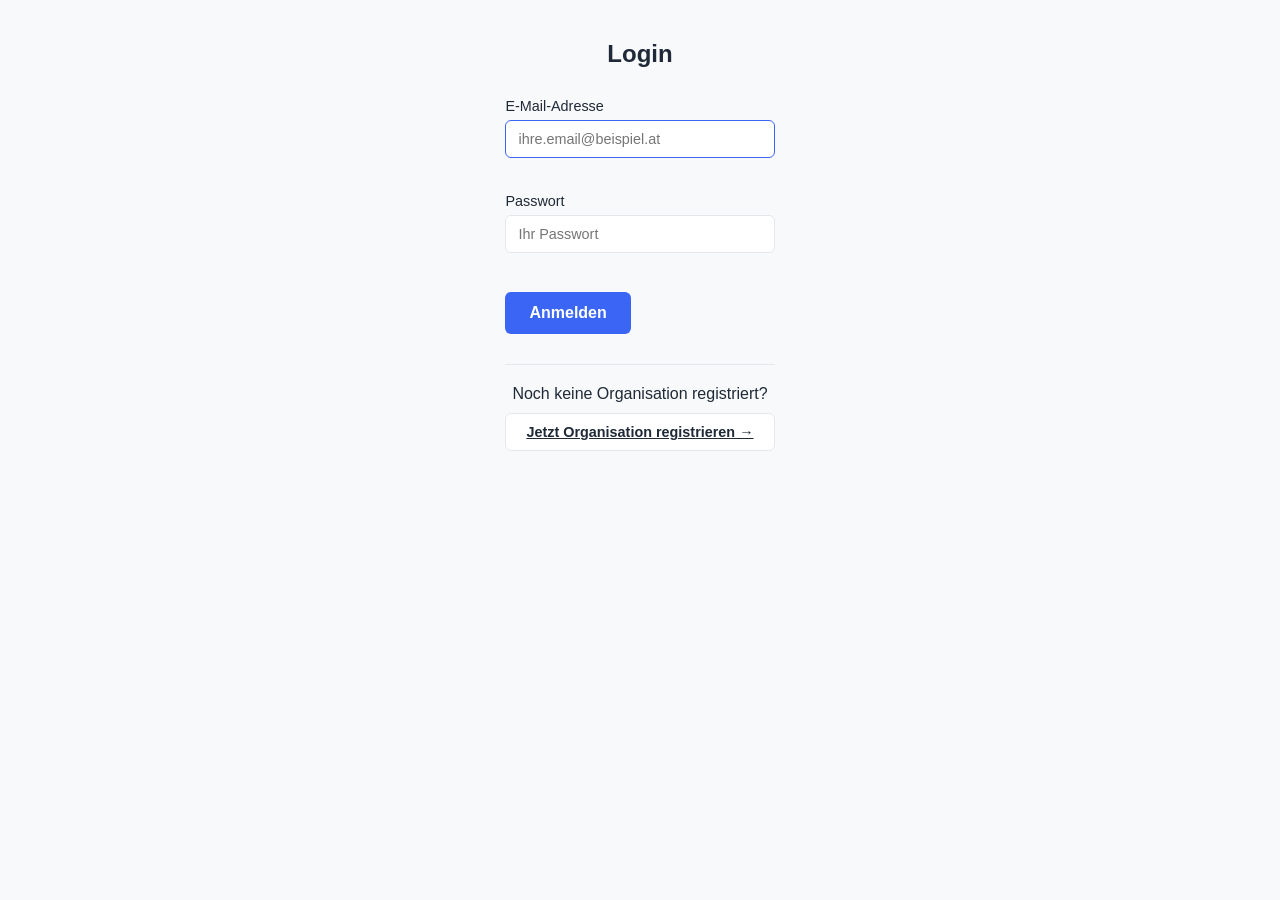
<file: HelfenNeuGedacht.API/wwwroot/index.html>
﻿<!DOCTYPE html>
<html lang="de">
<head>
    <meta charset="UTF-8">
    <meta name="viewport" content="width=device-width, initial-scale=1.0">
    <title>Helfen neu gedacht</title>
    <link rel="stylesheet" href="styles.css">
</head>
<body>
    <div class="loading-screen">
        <div class="loading-logo">H</div>
        <h1>Helfen neu gedacht</h1>
        <p class="loading-text">Einen Moment bitte...</p>
        <div class="loading-spinner"></div>
    </div>

    <!-- Scripts -->
    <script src="config.js"></script>
    <script src="auth.js"></script>
    <script>
        // Smart Redirect: Check authentication and redirect accordingly
        document.addEventListener('DOMContentLoaded', () => {
            // Kleine Verzögerung für bessere UX (optional)
            setTimeout(() => {
                if (isAuthenticated()) {
                    // Benutzer ist eingeloggt → Weiterleitung zum Dashboard
                    window.location.href = 'dashboard.html';
                } else {
                    // Benutzer ist nicht eingeloggt → Weiterleitung zum Login
                    window.location.href = 'login.html';
                }
            }, 500); // 500ms Verzögerung, damit man die Ladeanimation kurz sieht
        });
    </script>
</body>
</html>
</file>
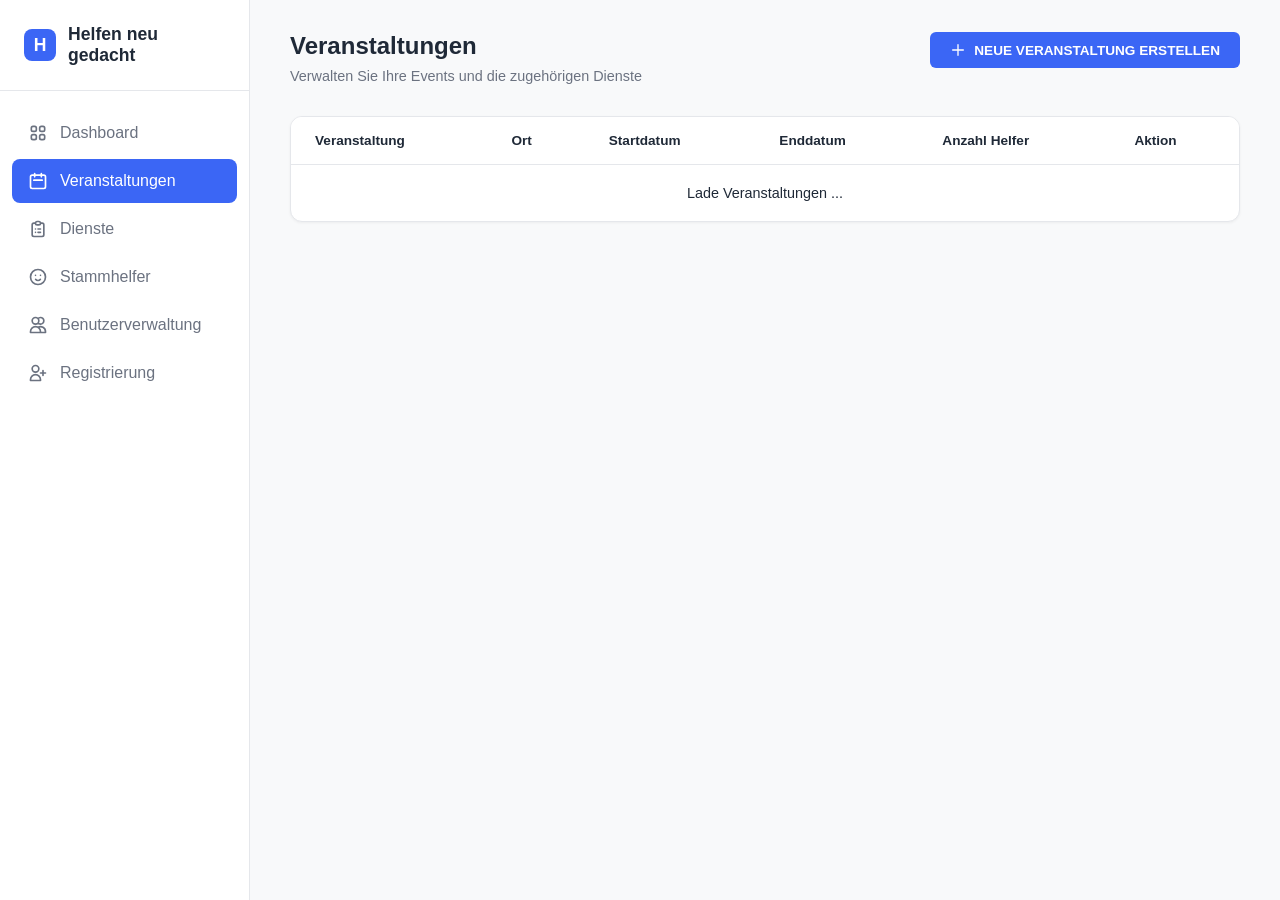
<file: Frontend/entities/helpingEvents.html>
<!DOCTYPE html>
<html lang="de">

<head>
    <meta charset="UTF-8">
    <meta name="viewport" content="width=device-width, initial-scale=1.0">
    <title>Veranstaltungen - Helfen neu gedacht</title>
    <link rel="stylesheet" href="../style/styles.css">
</head>

<body>

    <aside class="sidebar">
        <div class="brand">
            <div class="brand-icon">H</div>
            <div>Helfen neu<br>gedacht</div>
        </div>
        <nav class="nav-menu">
            <a href="#" class="nav-item">
                <svg fill="none" stroke="currentColor" viewBox="0 0 24 24">
                    <path stroke-linecap="round" stroke-linejoin="round" stroke-width="2"
                        d="M4 6a2 2 0 012-2h2a2 2 0 012 2v2a2 2 0 01-2 2H6a2 2 0 01-2-2V6zM14 6a2 2 0 012-2h2a2 2 0 012 2v2a2 2 0 01-2 2h-2a2 2 0 01-2-2V6zM4 16a2 2 0 012-2h2a2 2 0 012 2v2a2 2 0 01-2 2H6a2 2 0 01-2-2v-2zM14 16a2 2 0 012-2h2a2 2 0 012 2v2a2 2 0 01-2 2h-2a2 2 0 01-2-2v-2z">
                    </path>
                </svg>
                Dashboard
            </a>
            <a href="#" class="nav-item active">
                <svg fill="none" stroke="currentColor" viewBox="0 0 24 24">
                    <path stroke-linecap="round" stroke-linejoin="round" stroke-width="2"
                        d="M8 7V3m8 4V3m-9 8h10M5 21h14a2 2 0 002-2V7a2 2 0 00-2-2H5a2 2 0 00-2 2v12a2 2 0 002 2z">
                    </path>
                </svg>
                Veranstaltungen
            </a>
            <a href="#" class="nav-item">
                <svg fill="none" stroke="currentColor" viewBox="0 0 24 24">
                    <path stroke-linecap="round" stroke-linejoin="round" stroke-width="2"
                        d="M9 5H7a2 2 0 00-2 2v12a2 2 0 002 2h10a2 2 0 002-2V7a2 2 0 00-2-2h-2M9 5a2 2 0 002 2h2a2 2 0 002-2M9 5a2 2 0 012-2h2a2 2 0 012 2m-3 7h3m-3 4h3m-6-4h.01M9 16h.01">
                    </path>
                </svg>
                Dienste
            </a>
            <a href="#" class="nav-item">
                <svg fill="none" stroke="currentColor" viewBox="0 0 24 24">
                    <path stroke-linecap="round" stroke-linejoin="round" stroke-width="2"
                        d="M14.828 14.828a4 4 0 01-5.656 0M9 10h.01M15 10h.01M21 12a9 9 0 11-18 0 9 9 0 0118 0z"></path>
                </svg>
                Stammhelfer
            </a>
            <a href="#" class="nav-item">
                <svg fill="none" stroke="currentColor" viewBox="0 0 24 24">
                    <path stroke-linecap="round" stroke-linejoin="round" stroke-width="2"
                        d="M12 4.354a4 4 0 110 5.292M15 21H3v-1a6 6 0 0112 0v1zm0 0h6v-1a6 6 0 00-9-5.197M13 7a4 4 0 11-8 0 4 4 0 018 0z">
                    </path>
                </svg>
                Benutzerverwaltung
            </a>
            <a href="#" class="nav-item">
                <svg fill="none" stroke="currentColor" viewBox="0 0 24 24">
                    <path stroke-linecap="round" stroke-linejoin="round" stroke-width="2"
                        d="M18 9v3m0 0v3m0-3h3m-3 0h-3m-2-5a4 4 0 11-8 0 4 4 0 018 0zM3 20a6 6 0 0112 0v1H3v-1z"></path>
                </svg>
                Registrierung
            </a>
        </nav>
    </aside>

    <main class="main-content">
        <header class="page-header">
            <div class="page-title">
                <h1>Veranstaltungen</h1>
                <p>Verwalten Sie Ihre Events und die zugehörigen Dienste</p>
            </div>
            <button class="btn-primary" id="showFormBtn">
                <svg width="16" height="16" fill="none" stroke="currentColor" viewBox="0 0 24 24">
                    <path stroke-linecap="round" stroke-linejoin="round" stroke-width="2" d="M12 4v16m8-8H4"></path>
                </svg>
                NEUE VERANSTALTUNG ERSTELLEN
            </button>
        </header>

        <form id="createEventForm" class="form-container" style="display: none; max-width: 500px;">
            <input type="text" id="eventTitle" placeholder="Veranstaltungs-Titel" required>
            <textarea id="eventDescription" placeholder="Beschreibung" rows="3" required></textarea>
            <input type="text" id="eventLocation" placeholder="Ort" required>
            <label>Start: <input type="datetime-local" id="eventStartDate" required></label>
            <label>Ende: <input type="datetime-local" id="eventEndDate" required></label>
            <label>Organisations-ID: <input type="number" id="eventOrganizationId" value="1" required></label>
            <div style="display: flex; gap: 10px; margin-top: 15px;">
                <button type="submit" class="btn-primary">In Datenbank Speichern</button>
                <button type="button" id="cancelFormBtn"
                    style="padding: 10px 20px; border-radius: 6px; border: 1px solid #e5e7eb; background: white; cursor: pointer; font-weight: 500;">Abbrechen</button>
            </div>
        </form>

        <div class="table-container">
            <table>
                <thead>
                    <tr>
                        <th>Veranstaltung</th>
                        <th>Ort</th>
                        <th>Startdatum</th>
                        <th>Enddatum</th>
                        <th>Anzahl Helfer</th>
                        <th>Aktion</th>
                    </tr>
                </thead>
                <tbody>
                    <tr>
                        <td colspan="6" style="text-align: center; padding: 20px;">Lade Veranstaltungen ...</td>
                    </tr>
                </tbody>
            </table>
        </div>
    </main>

    <!-- Event Details Modal -->
    <div class="modal-overlay" id="eventDetailsModal">
        <div class="modal-content">
            <div class="modal-header">
                <div class="modal-header-top">
                    <h2 id="modalEventTitle">Lade Event...</h2>
                    <button class="modal-close-btn" id="closeModalBtn">
                        <svg width="24" height="24" fill="none" stroke="currentColor" viewBox="0 0 24 24"><path stroke-linecap="round" stroke-linejoin="round" stroke-width="2" d="M6 18L18 6M6 6l12 12"></path></svg>
                    </button>
                </div>
                <div class="modal-header-info">
                    <div class="modal-info-item">
                        <svg width="18" height="18" fill="none" stroke="currentColor" viewBox="0 0 24 24"><path stroke-linecap="round" stroke-linejoin="round" stroke-width="2" d="M8 7V3m8 4V3m-9 8h10M5 21h14a2 2 0 002-2V7a2 2 0 00-2-2H5a2 2 0 00-2 2v12a2 2 0 002 2z"></path></svg>
                        <span id="modalEventDate"></span>
                    </div>
                    <div class="modal-info-item">
                        <svg width="18" height="18" fill="none" stroke="currentColor" viewBox="0 0 24 24"><path stroke-linecap="round" stroke-linejoin="round" stroke-width="2" d="M17.657 16.657L13.414 20.9a1.998 1.998 0 01-2.827 0l-4.244-4.243a8 8 0 1111.314 0z"></path><path stroke-linecap="round" stroke-linejoin="round" stroke-width="2" d="M15 11a3 3 0 11-6 0 3 3 0 016 0z"></path></svg>
                        <span id="modalEventLocation"></span>
                    </div>
                    <div class="modal-info-item">
                        <svg width="18" height="18" fill="none" stroke="currentColor" viewBox="0 0 24 24"><path stroke-linecap="round" stroke-linejoin="round" stroke-width="2" d="M12 4.354a4 4 0 110 5.292M15 21H3v-1a6 6 0 0112 0v1zm0 0h6v-1a6 6 0 00-9-5.197M13 7a4 4 0 11-8 0 4 4 0 018 0z"></path></svg>
                        <span id="modalEventHelpers">--/-- Helfer</span>
                    </div>
                </div>
            </div>
            <div class="modal-body">
                <div class="modal-section-header">
                    <h3 class="modal-section-title">Dienste</h3>
                    <button class="btn-primary" style="padding: 8px 16px; font-size: 0.8rem;">
                        <svg width="14" height="14" fill="none" stroke="currentColor" viewBox="0 0 24 24"><path stroke-linecap="round" stroke-linejoin="round" stroke-width="2" d="M12 4v16m8-8H4"></path></svg>
                        NEUEN DIENST HINZUFÜGEN
                    </button>
                </div>
                <div class="shift-list" id="modalShiftList">
                    <!-- Shifts will be injected dynamically here -->
                    <div style="text-align: center; padding: 20px; color: var(--text-muted); font-size: 0.9rem;">Lade Dienste...</div>
                </div>
            </div>
        </div>
    </div>

    <script>
        function loadEventDetails(eventId) {
            // Verhindert, dass der # Link die Seite nach oben springen lässt
            if (event) event.preventDefault();
            
            const modal = document.getElementById('eventDetailsModal');
            const shiftList = document.getElementById('modalShiftList');
            
            // Lade-Ansicht zeigen
            modal.classList.add('active');
            document.getElementById('modalEventTitle').textContent = 'Lade Event...';
            document.getElementById('modalEventDate').textContent = '';
            document.getElementById('modalEventLocation').textContent = '';
            document.getElementById('modalEventHelpers').textContent = '--/-- Helfer';
            shiftList.innerHTML = '<div style="text-align: center; padding: 20px; color: var(--text-muted);">Lade Dienste...</div>';

            const detailUrl = `http://localhost:5062/api/events/${eventId}?includeShifts=true`;

            fetch(detailUrl)
                .then(response => {
                    if (!response.ok) throw new Error('Details konnten nicht geladen werden');
                    return response.json();
                })
                .then(eventDetails => {
                    console.log('Detail-Daten aus der API:', eventDetails);
                    
                    document.getElementById('modalEventTitle').textContent = eventDetails.title || 'Ohne Titel';
                    
                    const dateStr = new Date(eventDetails.startDate).toLocaleDateString('de-DE', {
                        day: '2-digit', month: 'long', year: 'numeric'
                    });
                    document.getElementById('modalEventDate').textContent = dateStr;
                    document.getElementById('modalEventLocation').textContent = eventDetails.location || '-';
                    
                    // Schichten rendern
                    shiftList.innerHTML = '';
                    
                    if (eventDetails.shifts && eventDetails.shifts.length > 0) {
                        let totalHelpersNeeded = 0;
                        let totalHelpersCurrent = 0;

                        eventDetails.shifts.forEach(shift => {
                            // Dummy calculations for UI demonstration matching the design
                            // Ideally these come directly from the backend shift object
                            const helpersNeeded = 15; // Placeholder
                            const helpersCurrent = Math.floor(Math.random() * helpersNeeded); 
                            const percentage = helpersCurrent / helpersNeeded;
                            
                            totalHelpersNeeded += helpersNeeded;
                            totalHelpersCurrent += helpersCurrent;

                            let badgeClass = 'voll';
                            let badgeText = 'Voll';
                            if (percentage < 0.4) {
                                badgeClass = 'kritisch';
                                badgeText = 'Kritisch';
                            } else if (percentage < 0.9) {
                                badgeClass = 'warnung';
                                badgeText = 'Warnung';
                            }

                            const shiftHtml = `
                                <div class="shift-card">
                                    <div class="shift-details">
                                        <h3>${shift.name || 'Dienst'}</h3>
                                        <div class="shift-meta">
                                            <div class="shift-meta-item">
                                                <svg width="14" height="14" fill="none" stroke="currentColor" viewBox="0 0 24 24"><path stroke-linecap="round" stroke-linejoin="round" stroke-width="2" d="M12 8v4l3 3m6-3a9 9 0 11-18 0 9 9 0 0118 0z"></path></svg>
                                                08:00 - 12:00
                                            </div>
                                            <div class="shift-meta-item">
                                                <svg width="14" height="14" fill="none" stroke="currentColor" viewBox="0 0 24 24"><path stroke-linecap="round" stroke-linejoin="round" stroke-width="2" d="M12 4.354a4 4 0 110 5.292M15 21H3v-1a6 6 0 0112 0v1zm0 0h6v-1a6 6 0 00-9-5.197M13 7a4 4 0 11-8 0 4 4 0 018 0z"></path></svg>
                                                <span style="${badgeClass === 'kritisch' ? 'color: #ef4444;' : (badgeClass === 'warnung' ? 'color: #f59e0b;' : 'color: #10b981;')}">${helpersCurrent}/${helpersNeeded} Helfer</span>
                                            </div>
                                        </div>
                                    </div>
                                    <div class="shift-actions">
                                        <div class="badge ${badgeClass}">${badgeText}</div>
                                        <button class="action-icon">
                                            <svg width="16" height="16" fill="none" stroke="currentColor" viewBox="0 0 24 24"><path stroke-linecap="round" stroke-linejoin="round" stroke-width="2" d="M11 5H6a2 2 0 00-2 2v11a2 2 0 002 2h11a2 2 0 002-2v-5m-1.414-9.414a2 2 0 112.828 2.828L11.828 15H9v-2.828l8.586-8.586z"></path></svg>
                                        </button>
                                        <button class="action-icon delete">
                                            <svg width="16" height="16" fill="none" stroke="currentColor" viewBox="0 0 24 24"><path stroke-linecap="round" stroke-linejoin="round" stroke-width="2" d="M19 7l-.867 12.142A2 2 0 0116.138 21H7.862a2 2 0 01-1.995-1.858L5 7m5 4v6m4-6v6m1-10V4a1 1 0 00-1-1h-4a1 1 0 00-1 1v3M4 7h16"></path></svg>
                                        </button>
                                    </div>
                                </div>
                            `;
                            shiftList.insertAdjacentHTML('beforeend', shiftHtml);
                        });
                        
                        document.getElementById('modalEventHelpers').textContent = `${totalHelpersCurrent}/${totalHelpersNeeded} Helfer`;
                    } else {
                        // Dummy-Daten anzeigen, wenn noch keine Schichten im Backend existieren (passend zum Screenshot)
                        shiftList.innerHTML = `
                            <div class="shift-card">
                                <div class="shift-details">
                                    <h3>Aufbau Festzelt (Beispiel)</h3>
                                    <div class="shift-meta">
                                        <div class="shift-meta-item">
                                            <svg width="14" height="14" fill="none" stroke="currentColor" viewBox="0 0 24 24"><path stroke-linecap="round" stroke-linejoin="round" stroke-width="2" d="M12 8v4l3 3m6-3a9 9 0 11-18 0 9 9 0 0118 0z"></path></svg>
                                            08:00 - 12:00
                                        </div>
                                        <div class="shift-meta-item">
                                            <svg width="14" height="14" fill="none" stroke="currentColor" viewBox="0 0 24 24"><path stroke-linecap="round" stroke-linejoin="round" stroke-width="2" d="M12 4.354a4 4 0 110 5.292M15 21H3v-1a6 6 0 0112 0v1zm0 0h6v-1a6 6 0 00-9-5.197M13 7a4 4 0 11-8 0 4 4 0 018 0z"></path></svg>
                                            <span style="color: #f59e0b;">8/10 Helfer</span>
                                        </div>
                                    </div>
                                </div>
                                <div class="shift-actions">
                                    <div class="badge warnung">Warnung</div>
                                    <button class="action-icon"><svg width="16" height="16" fill="none" stroke="currentColor" viewBox="0 0 24 24"><path stroke-linecap="round" stroke-linejoin="round" stroke-width="2" d="M11 5H6a2 2 0 00-2 2v11a2 2 0 002 2h11a2 2 0 002-2v-5m-1.414-9.414a2 2 0 112.828 2.828L11.828 15H9v-2.828l8.586-8.586z"></path></svg></button>
                                    <button class="action-icon delete"><svg width="16" height="16" fill="none" stroke="currentColor" viewBox="0 0 24 24"><path stroke-linecap="round" stroke-linejoin="round" stroke-width="2" d="M19 7l-.867 12.142A2 2 0 0116.138 21H7.862a2 2 0 01-1.995-1.858L5 7m5 4v6m4-6v6m1-10V4a1 1 0 00-1-1h-4a1 1 0 00-1 1v3M4 7h16"></path></svg></button>
                                </div>
                            </div>
                            <div class="shift-card">
                                <div class="shift-details">
                                    <h3>Bar-Dienst (Beispiel)</h3>
                                    <div class="shift-meta">
                                        <div class="shift-meta-item">
                                            <svg width="14" height="14" fill="none" stroke="currentColor" viewBox="0 0 24 24"><path stroke-linecap="round" stroke-linejoin="round" stroke-width="2" d="M12 8v4l3 3m6-3a9 9 0 11-18 0 9 9 0 0118 0z"></path></svg>
                                            12:00 - 18:00
                                        </div>
                                        <div class="shift-meta-item">
                                            <svg width="14" height="14" fill="none" stroke="currentColor" viewBox="0 0 24 24"><path stroke-linecap="round" stroke-linejoin="round" stroke-width="2" d="M12 4.354a4 4 0 110 5.292M15 21H3v-1a6 6 0 0112 0v1zm0 0h6v-1a6 6 0 00-9-5.197M13 7a4 4 0 11-8 0 4 4 0 018 0z"></path></svg>
                                            <span style="color: #10b981;">15/15 Helfer</span>
                                        </div>
                                    </div>
                                </div>
                                <div class="shift-actions">
                                    <div class="badge voll">Voll</div>
                                    <button class="action-icon"><svg width="16" height="16" fill="none" stroke="currentColor" viewBox="0 0 24 24"><path stroke-linecap="round" stroke-linejoin="round" stroke-width="2" d="M11 5H6a2 2 0 00-2 2v11a2 2 0 002 2h11a2 2 0 002-2v-5m-1.414-9.414a2 2 0 112.828 2.828L11.828 15H9v-2.828l8.586-8.586z"></path></svg></button>
                                    <button class="action-icon delete"><svg width="16" height="16" fill="none" stroke="currentColor" viewBox="0 0 24 24"><path stroke-linecap="round" stroke-linejoin="round" stroke-width="2" d="M19 7l-.867 12.142A2 2 0 0116.138 21H7.862a2 2 0 01-1.995-1.858L5 7m5 4v6m4-6v6m1-10V4a1 1 0 00-1-1h-4a1 1 0 00-1 1v3M4 7h16"></path></svg></button>
                                </div>
                            </div>
                        `;
                        document.getElementById('modalEventHelpers').textContent = `23/25 Helfer`;
                    }
                })
                .catch(error => {
                    console.error('Fehler beim Abrufen der Details:', error);
                    shiftList.innerHTML = `<div style="text-align: center; padding: 20px; color: #ef4444;">Fehler beim Laden: ${error.message}</div>`;
                });
        }

        document.addEventListener('DOMContentLoaded', () => {
            
            // Modal schliessen Events
            const eventDetailsModal = document.getElementById('eventDetailsModal');
            document.getElementById('closeModalBtn').addEventListener('click', () => {
                eventDetailsModal.classList.remove('active');
            });
            eventDetailsModal.addEventListener('click', (e) => {
                if (e.target === eventDetailsModal) {
                    eventDetailsModal.classList.remove('active');
                }
            });

            const apiUrl = 'http://localhost:5062/api/events';
            const tableBody = document.querySelector('tbody');

            // --- Logik für das Erstellen einer neuen Veranstaltung (POST) ---
            const showFormBtn = document.getElementById('showFormBtn');
            const cancelFormBtn = document.getElementById('cancelFormBtn');
            const createEventForm = document.getElementById('createEventForm');

            // Formular einblenden
            showFormBtn.addEventListener('click', () => {
                createEventForm.style.display = 'block';
                showFormBtn.style.display = 'none';
            });

            // Formular ausblenden
            cancelFormBtn.addEventListener('click', () => {
                createEventForm.style.display = 'none';
                showFormBtn.style.display = 'block';
                createEventForm.reset();
            });

            // Beim Absenden des Formulars Daten per API speichern
            createEventForm.addEventListener('submit', (e) => {
                e.preventDefault(); // Verhindert das Neuladen der Seite durch HTML

                // Wir sammeln die Daten aus den Input-Feldern zusammen, angepasst an das Swagger/API-Format
                const newEvent = {
                    id: 0, // 0 als Erkennungszeichen für 'Neuanlage'
                    title: document.getElementById('eventTitle').value,
                    description: document.getElementById('eventDescription').value,
                    location: document.getElementById('eventLocation').value,
                    startDate: new Date(document.getElementById('eventStartDate').value).toISOString(),
                    endDate: new Date(document.getElementById('eventEndDate').value).toISOString(),
                    organizationId: parseInt(document.getElementById('eventOrganizationId').value, 10)
                };

                // POST Request an dein C#-Backend, um es in der Docker-Datenbank zu speichern
                fetch(apiUrl, {
                    method: 'POST',
                    headers: { 'Content-Type': 'application/json' },
                    body: JSON.stringify(newEvent)
                })
                    .then(response => {
                        if (!response.ok) throw new Error('Fehler beim Speichern');
                        return response.json(); // Oder response.text(), falls Backend kein JSON liefert
                    })
                    .then(savedEvent => {
                        alert('Veranstaltung erfolgreich in der Datenbank gespeichert!');

                        // Formular aufräumen
                        createEventForm.reset();
                        createEventForm.style.display = 'none';
                        showFormBtn.style.display = 'block';

                        // Damit das neue Event in der Liste auftaucht, laden wir die Seite einmal neu
                        location.reload();
                    })
                    .catch(error => {
                        console.error('Speichern fehlgeschlagen:', error);
                        alert('Datenbank-Speicherung fehlgeschlagen. Läuft die API?');
                    });
            });

            // Logik für das Abrufen der Liste (GET) ---

            fetch(apiUrl)
                .then(response => {
                    if (!response.ok) throw new Error('Netzwerk-Antwort war nicht ok');
                    return response.json();
                })
                .then(events => {
                    tableBody.innerHTML = '';

                    events.forEach(event => {
                        const tr = document.createElement('tr');

                        tr.innerHTML = `
                            <td>
                                <div class="event-cell">
                                    <div class="event-icon"></div>
                                    <span>${event.title}</span>
                                </div>
                            </td>
                            <td>${new Date(event.startDate).toLocaleDateString('de-DE')}</td>
                            <td>
                                <div class="location-cell">
                                    <svg fill="none" stroke="currentColor" viewBox="0 0 24 24"><path stroke-linecap="round" stroke-linejoin="round" stroke-width="2" d="M17.657 16.657L13.414 20.9a1.998 1.998 0 01-2.827 0l-4.244-4.243a8 8 0 1111.314 0z"></path><path stroke-linecap="round" stroke-linejoin="round" stroke-width="2" d="M15 11a3 3 0 11-6 0 3 3 0 016 0z"></path></svg>
                                    ${event.location}
                                </div>
                            </td>
                            <td>${new Date(event.endDate).toLocaleDateString('de-DE')}</td>
                            <td><span style="color: var(--text-muted); font-size: 0.8rem;">#${event.id}</span></td>
                            <td><a href="#" onclick="loadEventDetails(${event.id})" class="action-link">Details ansehen &rarr;</a></td>
                        `;

                        tableBody.appendChild(tr);
                    });
                })
                .catch(error => console.error('Fehler beim Laden der Veranstaltungen:', error));
        });
    </script>
</body>

</html>
</file>
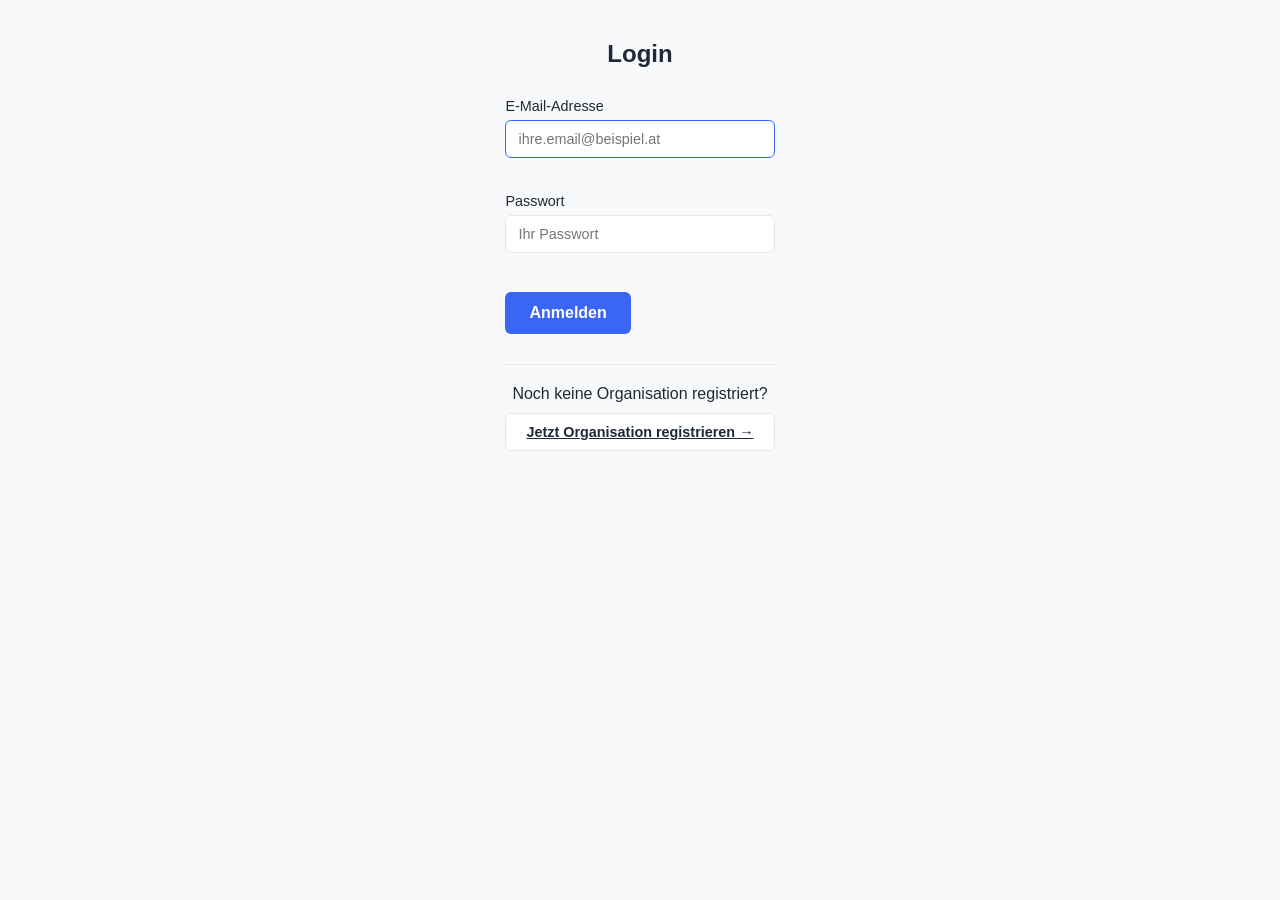
<file: HelfenNeuGedacht.API/wwwroot/events.html>
<!DOCTYPE html>
<html lang="de">

<head>
    <meta charset="UTF-8">
    <meta name="viewport" content="width=device-width, initial-scale=1.0">
    <title>Veranstaltungen - Helfen neu gedacht</title>
    <link rel="stylesheet" href="styles.css">
</head>

<body>

    <aside class="sidebar">
        <div class="brand">
            <div class="brand-icon">H</div>
            <div>Helfen neu<br>gedacht</div>
        </div>
        <nav class="nav-menu">
            <a href="dashboard.html" class="nav-item">
                <svg fill="none" stroke="currentColor" viewBox="0 0 24 24">
                    <path stroke-linecap="round" stroke-linejoin="round" stroke-width="2"
                        d="M4 6a2 2 0 012-2h2a2 2 0 012 2v2a2 2 0 01-2 2H6a2 2 0 01-2-2V6zM14 6a2 2 0 012-2h2a2 2 0 012 2v2a2 2 0 01-2 2h-2a2 2 0 01-2-2V6zM4 16a2 2 0 012-2h2a2 2 0 012 2v2a2 2 0 01-2 2H6a2 2 0 01-2-2v-2zM14 16a2 2 0 012-2h2a2 2 0 012 2v2a2 2 0 01-2 2h-2a2 2 0 01-2-2v-2z">
                    </path>
                </svg>
                Dashboard
            </a>
            <a href="events.html" class="nav-item active">
                <svg fill="none" stroke="currentColor" viewBox="0 0 24 24">
                    <path stroke-linecap="round" stroke-linejoin="round" stroke-width="2"
                        d="M8 7V3m8 4V3m-9 8h10M5 21h14a2 2 0 002-2V7a2 2 0 00-2-2H5a2 2 0 00-2 2v12a2 2 0 002 2z">
                    </path>
                </svg>
                Veranstaltungen
            </a>
            <a href="shifts.html" class="nav-item">
                <svg fill="none" stroke="currentColor" viewBox="0 0 24 24">
                    <path stroke-linecap="round" stroke-linejoin="round" stroke-width="2"
                        d="M9 5H7a2 2 0 00-2 2v12a2 2 0 002 2h10a2 2 0 002-2V7a2 2 0 00-2-2h-2M9 5a2 2 0 002 2h2a2 2 0 002-2M9 5a2 2 0 012-2h2a2 2 0 012 2m-3 7h3m-3 4h3m-6-4h.01M9 16h.01">
                    </path>
                </svg>
                Dienste
            </a>

            <a href="organization.html" class="nav-item">
                <svg fill="none" stroke="currentColor" viewBox="0 0 24 24">
                    <path stroke-linecap="round" stroke-linejoin="round" stroke-width="2"
                        d="M19 21V5a2 2 0 00-2-2H7a2 2 0 00-2 2v16m14 0h2m-2 0h-5m-9 0H3m2 0h5M9 7h1m-1 4h1m4-4h1m-1 4h1m-5 10v-5a1 1 0 011-1h2a1 1 0 011 1v5m-4 0h4">
                    </path>
                </svg>
                Organisation
            </a>
        </nav>
        <div class="sidebar-footer">
            <button onclick="logout()" class="btn btn-outline btn-full">
                <svg fill="none" stroke="currentColor" viewBox="0 0 24 24" class="icon-small">
                    <path stroke-linecap="round" stroke-linejoin="round" stroke-width="2"
                        d="M17 16l4-4m0 0l-4-4m4 4H7m6 4v1a3 3 0 01-3 3H6a3 3 0 01-3-3V7a3 3 0 013-3h4a3 3 0 013 3v1">
                    </path>
                </svg>
                Abmelden
            </button>
        </div>
    </aside>

    <main class="main-content">
        <header class="page-header">
            <div class="page-title">
                <h1>Veranstaltungen</h1>
                <p>Verwalten Sie Ihre Events und die zugehörigen Dienste</p>
            </div>
            <button class="btn-primary" id="showFormBtn">
                <svg width="16" height="16" fill="none" stroke="currentColor" viewBox="0 0 24 24">
                    <path stroke-linecap="round" stroke-linejoin="round" stroke-width="2" d="M12 4v16m8-8H4"></path>
                </svg>
                NEUE VERANSTALTUNG ERSTELLEN
            </button>
        </header>

        <form id="createEventForm" class="form-container hidden">
            <div class="form-group">
                <label class="form-label">Veranstaltungsname</label>
                <input type="text" id="eventTitle" placeholder="z.B. Sommerfest 2026" class="form-input" required>
            </div>

            <div class="form-group">
                <label class="form-label">Beschreibung</label>
                <textarea id="eventDescription" placeholder="Worum geht es in dieser Veranstaltung?" class="form-input"
                    rows="3" required></textarea>
            </div>

            <div class="form-group">
                <label class="form-label">Ort</label>
                <input type="text" id="eventLocation" placeholder="z.B. Marktplatz, Hauptstraße" class="form-input"
                    required>
            </div>

            <div class="form-row">
                <div class="form-group">
                    <label class="form-label">Start</label>
                    <input type="datetime-local" id="eventStartDate" class="form-input" required>
                </div>
                <div class="form-group">
                    <label class="form-label">Ende</label>
                    <input type="datetime-local" id="eventEndDate" class="form-input" required>
                </div>
            </div>

            <div class="form-actions">
                <button type="button" id="cancelFormBtn" class="btn btn-secondary">Abbrechen</button>
                <button type="submit" class="btn btn-primary">Veranstaltung speichern</button>
            </div>
        </form>

        <div class="table-container">
            <table>
                <thead>
                    <tr>
                        <th class="text-center">Veranstaltung</th>
                        <th class="text-center">Ort</th>
                        <th class="text-center">Startdatum</th>
                        <th class="text-center">Enddatum</th>
                        <th class="text-center">Anzahl Helfer</th>
                        <th class="text-center">Aktion</th>
                    </tr>
                </thead>
                <tbody>
                    <tr>
                        <td colspan="6" class="loading-text-td">Lade Veranstaltungen ...</td>
                    </tr>
                </tbody>
            </table>
        </div>
    </main>

    <div class="modal-overlay" id="eventDetailsModal">
        <div class="modal-content">
            <div class="modal-header">
                <div class="modal-header-top">
                    <h2 id="modalEventTitle">Lade Event...</h2>
                    <button class="modal-close-btn" id="closeModalBtn">
                        <svg width="24" height="24" fill="none" stroke="currentColor" viewBox="0 0 24 24">
                            <path stroke-linecap="round" stroke-linejoin="round" stroke-width="2"
                                d="M6 18L18 6M6 6l12 12"></path>
                        </svg>
                    </button>
                </div>
                <div class="modal-header-info">
                    <div class="modal-info-item">
                        <svg width="18" height="18" fill="none" stroke="currentColor" viewBox="0 0 24 24">
                            <path stroke-linecap="round" stroke-linejoin="round" stroke-width="2"
                                d="M8 7V3m8 4V3m-9 8h10M5 21h14a2 2 0 002-2V7a2 2 0 00-2-2H5a2 2 0 00-2 2v12a2 2 0 002 2z">
                            </path>
                        </svg>
                        <span id="modalEventDate"></span>
                    </div>
                    <div class="modal-info-item">
                        <svg width="18" height="18" fill="none" stroke="currentColor" viewBox="0 0 24 24">
                            <path stroke-linecap="round" stroke-linejoin="round" stroke-width="2"
                                d="M17.657 16.657L13.414 20.9a1.998 1.998 0 01-2.827 0l-4.244-4.243a8 8 0 1111.314 0z">
                            </path>
                            <path stroke-linecap="round" stroke-linejoin="round" stroke-width="2"
                                d="M15 11a3 3 0 11-6 0 3 3 0 016 0z"></path>
                        </svg>
                        <span id="modalEventLocation"></span>
                    </div>
                    <div class="modal-info-item">
                        <svg width="18" height="18" fill="none" stroke="currentColor" viewBox="0 0 24 24">
                            <path stroke-linecap="round" stroke-linejoin="round" stroke-width="2"
                                d="M12 4.354a4 4 0 110 5.292M15 21H3v-1a6 6 0 0112 0v1zm0 0h6v-1a6 6 0 00-9-5.197M13 7a4 4 0 11-8 0 4 4 0 018 0z">
                            </path>
                        </svg>
                        <span id="modalEventHelpers">--/-- Helfer</span>
                    </div>
                </div>
            </div>
            <div class="modal-body">
                <div class="modal-section-header">
                    <h3 class="modal-section-title">Dienste</h3>
                    <button class="btn-primary modal-btn-small" id="addShiftBtn">
                        <svg width="14" height="14" fill="none" stroke="currentColor" viewBox="0 0 24 24">
                            <path stroke-linecap="round" stroke-linejoin="round" stroke-width="2" d="M12 4v16m8-8H4">
                            </path>
                        </svg>
                        NEUEN DIENST HINZUFÜGEN
                    </button>
                </div>

                <div id="addShiftContainer" class="shift-form-container hidden">
                    <form id="createShiftForm" class="form-container">
                        <label for="newShiftName">Bezeichnung</label>
                        <input type="text" id="newShiftName" required placeholder="Name (z.B. Bar-Dienst)">

                        <label for="newShiftDesc">Beschreibung</label>
                        <textarea id="newShiftDesc" rows="3" required
                            placeholder="Optionale Details zum Dienst..."></textarea>

                        <label for="newShiftRequirements">Anforderungen</label>
                        <input type="text" id="newShiftRequirements" placeholder="z.B. Führerschein Klasse B">

                        <label for="newShiftAgeRestriction">Altersbeschränkung</label>
                        <input type="number" id="newShiftAgeRestriction" placeholder="z.B. 18">

                        <label for="newShiftPoints">Punkte</label>
                        <input type="number" id="newShiftPoints" value="10">

                        <label for="newShiftRequiredHelpers">Benötigte Helfer</label>
                        <input type="number" id="newShiftRequiredHelpers" value="1" min="1">

                        <div class="form-actions-row">
                            <button type="submit" class="btn-primary" onclick="submitNewShift()">Dienst
                                speichern</button>
                            <button type="button" class="btn btn-secondary"
                                onclick="toggleShiftForm(false)">Abbrechen</button>
                        </div>
                    </form>
                </div>
                <div class="shift-list" id="modalShiftList">
                    <div class="loading-placeholder">Lade Dienste...</div>
                </div>
            </div>
        </div>
    </div>

    <!-- Scripts -->
    <script src="config.js"></script>
    <script src="auth.js"></script>
    <script>
        requireAuth();

        let currentEventIdForShifts = null;
        let editingShiftId = null;

        function toggleShiftForm(show, isEdit = false) {
            const container = document.getElementById('addShiftContainer');
            const addShiftBtn = document.getElementById('addShiftBtn');
            const submitBtn = container.querySelector('button.btn-primary');

            if (show) {
                container.classList.remove('hidden');
                addShiftBtn.classList.add('hidden');
                submitBtn.textContent = isEdit ? 'Aktualisieren' : 'Speichern';
            } else {
                container.classList.add('hidden');
                addShiftBtn.classList.remove('hidden');
                editingShiftId = null;
                document.getElementById('newShiftName').value = '';
                document.getElementById('newShiftDesc').value = '';
                document.getElementById('newShiftRequirements').value = '';
                document.getElementById('newShiftAgeRestriction').value = '';
                document.getElementById('newShiftPoints').value = '10';
                document.getElementById('newShiftRequiredHelpers').value = '1';
            }
        }

        async function submitNewShift() {
            if (!currentEventIdForShifts) return;

            const name = document.getElementById('newShiftName').value;
            const desc = document.getElementById('newShiftDesc').value;
            const points = parseInt(document.getElementById('newShiftPoints').value, 10);
            const reqHelpers = parseInt(document.getElementById('newShiftRequiredHelpers').value, 10);
            const reqs = document.getElementById('newShiftRequirements').value;
            const ageLimit = parseInt(document.getElementById('newShiftAgeRestriction').value, 10) || 0;

            if (!name) {
                alert('Bitte geben Sie einen Namen für den Dienst ein.');
                return;
            }

            const payload = {
                id: editingShiftId || 0,
                name: name,
                description: desc,
                points: points,
                requiredHelpers: reqHelpers,
                eventId: currentEventIdForShifts,
                requirements: reqs,
                ageRestriction: ageLimit
            };

            try {
                const url = editingShiftId
                    ? `${API_CONFIG.BASE_URL}/shifts/${editingShiftId}`
                    : `${API_CONFIG.BASE_URL}/shifts`;

                const response = await authenticatedFetch(url, {
                    method: editingShiftId ? 'PUT' : 'POST',
                    headers: { 'Content-Type': 'application/json' },
                    body: JSON.stringify(payload)
                });

                if (response.ok) {
                    toggleShiftForm(false);
                    loadEventDetails(currentEventIdForShifts);
                } else {
                    alert('Fehler beim Speichern des Dienstes.');
                }
            } catch (error) {
                console.error(error);
                alert('Ein Fehler ist aufgetreten.');
            }
        }

        async function deleteShift(shiftId) {
            if (!confirm('Diesen Dienst wirklich löschen?')) return;

            try {
                const response = await authenticatedFetch(`${API_CONFIG.BASE_URL}/shifts/${shiftId}`, {
                    method: 'DELETE'
                });

                if (response.ok) {
                    loadEventDetails(currentEventIdForShifts);
                } else {
                    alert('Fehler beim Löschen des Dienstes.');
                }
            } catch (error) {
                console.error(error);
                alert('Ein Fehler ist aufgetreten.');
            }
        }

        function editShift(shiftId, name, desc, points, helpers, requirements, ageRestriction) {
            editingShiftId = shiftId;
            document.getElementById('newShiftName').value = name;
            document.getElementById('newShiftDesc').value = desc || '';
            document.getElementById('newShiftRequirements').value = requirements || '';
            document.getElementById('newShiftAgeRestriction').value = ageRestriction || '';
            document.getElementById('newShiftPoints').value = points;
            document.getElementById('newShiftRequiredHelpers').value = helpers || 1;
            toggleShiftForm(true, true);
        }

        function loadEventDetails(eventId) {
            currentEventIdForShifts = eventId;
            toggleShiftForm(false);
            if (event) event.preventDefault();

            const modal = document.getElementById('eventDetailsModal');
            const shiftList = document.getElementById('modalShiftList');

            modal.classList.add('active');
            document.getElementById('modalEventTitle').textContent = 'Lade Event...';
            document.getElementById('modalEventDate').textContent = '';
            document.getElementById('modalEventLocation').textContent = '';
            document.getElementById('modalEventHelpers').textContent = '--/-- Helfer';
            shiftList.innerHTML = '<div class="loading-placeholder">Lade Dienste...</div>';

            const detailUrl = `${API_CONFIG.BASE_URL}${API_CONFIG.ENDPOINTS.EVENTS}/${eventId}?includeShifts=true`;

            authenticatedFetch(detailUrl)
                .then(response => {
                    if (!response.ok) throw new Error('Details konnten nicht geladen werden');
                    return response.json();
                })
                .then(eventDetails => {
                    console.log('Detail-Daten aus der API:', eventDetails);

                    document.getElementById('modalEventTitle').textContent = eventDetails.title || 'Ohne Titel';

                    const dateStr = new Date(eventDetails.startDate).toLocaleDateString('de-DE', {
                        day: '2-digit', month: 'long', year: 'numeric'
                    });
                    document.getElementById('modalEventDate').textContent = dateStr;
                    document.getElementById('modalEventLocation').textContent = eventDetails.location || '-';

                    shiftList.innerHTML = '';

                    if (eventDetails.shifts && eventDetails.shifts.length > 0) {
                        let totalHelpersNeeded = 0;
                        let totalHelpersCurrent = 0;

                        eventDetails.shifts.forEach(shift => {
                            const helpersNeeded = shift.requiredHelpers || 0;
                            const helpersCurrent = 0;
                            const percentage = helpersNeeded > 0 ? (helpersCurrent / helpersNeeded) : 0;

                            totalHelpersNeeded += helpersNeeded;
                            totalHelpersCurrent += helpersCurrent;

                            let badgeClass = 'voll';
                            let badgeText = 'Voll';
                            if (percentage < 0.4) {
                                badgeClass = 'kritisch';
                                badgeText = 'Kritisch';
                            } else if (percentage < 0.9) {
                                badgeClass = 'warnung';
                                badgeText = 'Warnung';
                            }

                            const shiftHtml = `
                                <div class="shift-card">
                                    <div class="shift-details">
                                        <h3>${shift.name || 'Dienst'}</h3>
                                        <div class="shift-meta">
                                            <div class="shift-meta-item">
                                                <svg width="14" height="14" fill="none" stroke="currentColor" viewBox="0 0 24 24"><path stroke-linecap="round" stroke-linejoin="round" stroke-width="2" d="M12 8v4l3 3m6-3a9 9 0 11-18 0 9 9 0 0118 0z"></path></svg>
                                                08:00 - 12:00
                                            </div>
                                            <div class="shift-meta-item">
                                                <svg width="14" height="14" fill="none" stroke="currentColor" viewBox="0 0 24 24"><path stroke-linecap="round" stroke-linejoin="round" stroke-width="2" d="M12 4.354a4 4 0 110 5.292M15 21H3v-1a6 6 0 0112 0v1zm0 0h6v-1a6 6 0 00-9-5.197M13 7a4 4 0 11-8 0 4 4 0 018 0z"></path></svg>
                                                <span class="stat-${badgeClass}">${helpersCurrent}/${helpersNeeded} Helfer</span>
                                            </div>
                                        </div>
                                    </div>
                                    <div class="shift-actions">
                                        <div class="badge ${badgeClass}">${badgeText}</div>
                                        <button class="action-icon" onclick="editShift(${shift.id}, '${shift.name.replace(/'/g, "\\'")}', '${(shift.description || '').replace(/'/g, "\\'")}', ${shift.points}, ${shift.requiredHelpers}, '${(shift.requirements || '').replace(/'/g, "\\'")}', ${shift.ageRestriction || 0})">
                                            <svg width="16" height="16" fill="none" stroke="currentColor" viewBox="0 0 24 24"><path stroke-linecap="round" stroke-linejoin="round" stroke-width="2" d="M11 5H6a2 2 0 00-2 2v11a2 2 0 002 2h11a2 2 0 002-2v-5m-1.414-9.414a2 2 0 112.828 2.828L11.828 15H9v-2.828l8.586-8.586z"></path></svg>
                                        </button>
                                        <button class="action-icon delete" onclick="deleteShift(${shift.id})">
                                            <svg width="16" height="16" fill="none" stroke="currentColor" viewBox="0 0 24 24"><path stroke-linecap="round" stroke-linejoin="round" stroke-width="2" d="M19 7l-.867 12.142A2 2 0 0116.138 21H7.862a2 2 0 01-1.995-1.858L5 7m5 4v6m4-6v6m1-10V4a1 1 0 00-1-1h-4a1 1 0 00-1 1v3M4 7h16"></path></svg>
                                        </button>
                                    </div>
                                </div>
                            `;
                            shiftList.insertAdjacentHTML('beforeend', shiftHtml);
                        });

                        document.getElementById('modalEventHelpers').textContent = `${totalHelpersCurrent}/${totalHelpersNeeded} Helfer`;
                    } else {
                        shiftList.innerHTML = '<div class="loading-placeholder">Noch keine Dienste erstellt.</div>';
                        document.getElementById('modalEventHelpers').textContent = `0/0 Helfer`;
                    }
                })
                .catch(error => {
                    console.error('Fehler beim Abrufen der Details:', error);
                    shiftList.innerHTML = `<div class="error-message">Fehler beim Laden: ${error.message}</div>`;
                });
        }

        async function deleteEvent(eventId, eventTitle) {
            if (!confirm(`Möchten Sie die Veranstaltung "${eventTitle}" wirklich unwiderruflich löschen?`)) {
                return;
            }

            try {
                const deleteUrl = `${API_CONFIG.BASE_URL}${API_CONFIG.ENDPOINTS.EVENTS}/${eventId}`;
                const response = await authenticatedFetch(deleteUrl, {
                    method: 'DELETE'
                });

                if (response.ok) {
                    alert('Veranstaltung wurde erfolgreich gelöscht.');
                    location.reload();
                } else {
                    const error = await response.json();
                    alert(`Fehler beim Löschen: ${error.message || 'Unbekannter Fehler'}`);
                }
            } catch (error) {
                console.error('Fehler beim Löschen der Veranstaltung:', error);
                alert('Netzwerkfehler beim Löschen der Veranstaltung.');
            }
        }

        document.addEventListener('DOMContentLoaded', () => {

            const eventDetailsModal = document.getElementById('eventDetailsModal');
            document.getElementById('closeModalBtn').addEventListener('click', () => {
                eventDetailsModal.classList.remove('active');
            });
            eventDetailsModal.addEventListener('click', (e) => {
                if (e.target === eventDetailsModal) {
                    eventDetailsModal.classList.remove('active');
                }
            });

            document.getElementById('addShiftBtn').addEventListener('click', () => toggleShiftForm(true));

            const apiUrl = `${API_CONFIG.BASE_URL}${API_CONFIG.ENDPOINTS.EVENTS}`;
            const tableBody = document.querySelector('tbody');

            const showFormBtn = document.getElementById('showFormBtn');
            const cancelFormBtn = document.getElementById('cancelFormBtn');
            const createEventForm = document.getElementById('createEventForm');

            showFormBtn.addEventListener('click', () => {
                createEventForm.classList.remove('hidden');
                showFormBtn.classList.add('hidden');
            });

            cancelFormBtn.addEventListener('click', () => {
                createEventForm.classList.add('hidden');
                showFormBtn.classList.remove('hidden');
                createEventForm.reset();
            });


            createEventForm.addEventListener('submit', (e) => {
                e.preventDefault();

                // OrganizationId aus JWT-Token holen
                const userInfo = getUserInfo();
                if (!userInfo || !userInfo.OrganizationId) {
                    alert('Fehler: Keine Organisation gefunden. Bitte melden Sie sich erneut an.');
                    return;
                }


                const newEvent = {
                    id: 0,
                    title: document.getElementById('eventTitle').value,
                    description: document.getElementById('eventDescription').value,
                    location: document.getElementById('eventLocation').value,
                    startDate: new Date(document.getElementById('eventStartDate').value).toISOString(),
                    endDate: new Date(document.getElementById('eventEndDate').value).toISOString(),
                    organizationId: parseInt(userInfo.OrganizationId, 10)
                };

                authenticatedFetch(apiUrl, {
                    method: 'POST',
                    headers: { 'Content-Type': 'application/json' },
                    body: JSON.stringify(newEvent)
                })
                    .then(response => {
                        if (!response.ok) throw new Error('Fehler beim Speichern');
                        return response.json(); // Oder response.text(), falls Backend kein JSON liefert
                    })
                    .then(savedEvent => {
                        alert('Veranstaltung erfolgreich gespeichert!');

                        createEventForm.reset();
                        createEventForm.classList.add('hidden');
                        showFormBtn.classList.remove('hidden');

                        location.reload();
                    })
                    .catch(error => {
                        console.error('Speichern fehlgeschlagen:', error);
                        alert('Datenbank-Speicherung fehlgeschlagen. Läuft die API?');
                    });
            });

            const userInfo = getUserInfo();
            if (!userInfo || !userInfo.OrganizationId) {
                tableBody.innerHTML = '<tr><td colspan="6" class="error-message">Fehler: Keine Organisation gefunden. Bitte melden Sie sich erneut an.</td></tr>';
                return;
            }

            const apiUrlWithOrg = `${apiUrl}?organizationId=${userInfo.OrganizationId}`;

            authenticatedFetch(apiUrlWithOrg)
                .then(response => {
                    if (!response.ok) throw new Error('Netzwerk-Antwort war nicht ok');
                    return response.json();
                })
                .then(events => {
                    tableBody.innerHTML = '';

                    if (events.length === 0) {
                        tableBody.innerHTML = '<tr><td colspan="6" style="text-align: center; padding: 20px; color: var(--text-muted);">Keine Veranstaltungen für Ihre Organisation gefunden.</td></tr>';
                        return;
                    }

                    events.forEach(event => {
                        const tr = document.createElement('tr');
                        const totalNeeded = (event.shifts || []).reduce((sum, s) => sum + (s.requiredHelpers || 0), 0);

                        tr.innerHTML = `
                            <td>
                                <div class="event-cell">
                                    <div class="event-icon"></div>
                                    <span>${event.title}</span>
                                </div>
                            </td>
                            <td>
                                <div class="location-cell">
                                    <svg fill="none" stroke="currentColor" viewBox="0 0 24 24"><path stroke-linecap="round" stroke-linejoin="round" stroke-width="2" d="M17.657 16.657L13.414 20.9a1.998 1.998 0 01-2.827 0l-4.244-4.243a8 8 0 1111.314 0z"></path><path stroke-linecap="round" stroke-linejoin="round" stroke-width="2" d="M15 11a3 3 0 11-6 0 3 3 0 016 0z"></path></svg>
                                    ${event.location}
                                </div>
                            </td>
                             <td class="text-center">${new Date(event.startDate).toLocaleDateString('de-DE', { day: '2-digit', month: '2-digit', year: 'numeric' })}</td>
                            <td class="text-center">${new Date(event.endDate).toLocaleDateString('de-DE', { day: '2-digit', month: '2-digit', year: 'numeric' })}</td>
                            <td class="text-center">${totalNeeded}</td>
                            <td class="text-center">
                                <div class="flex-center-gap">
                                    <a href="#" onclick="loadEventDetails(${event.id})" class="action-link">Details</a>
                                    <button onclick="deleteEvent(${event.id}, '${event.title.replace(/'/g, "\\'")}')" class="action-link-danger">Löschen</button>
                                </div>
                            </td>
                        `;

                        tableBody.appendChild(tr);
                    });
                })
                .catch(error => {
                    console.error('Fehler beim Laden der Veranstaltungen:', error);
                    tableBody.innerHTML = '<tr><td colspan="6" class="error-message">Fehler beim Laden der Veranstaltungen. Bitte versuchen Sie es später erneut.</td></tr>';
                });
        });
    </script>
</body>

</html>
</file>
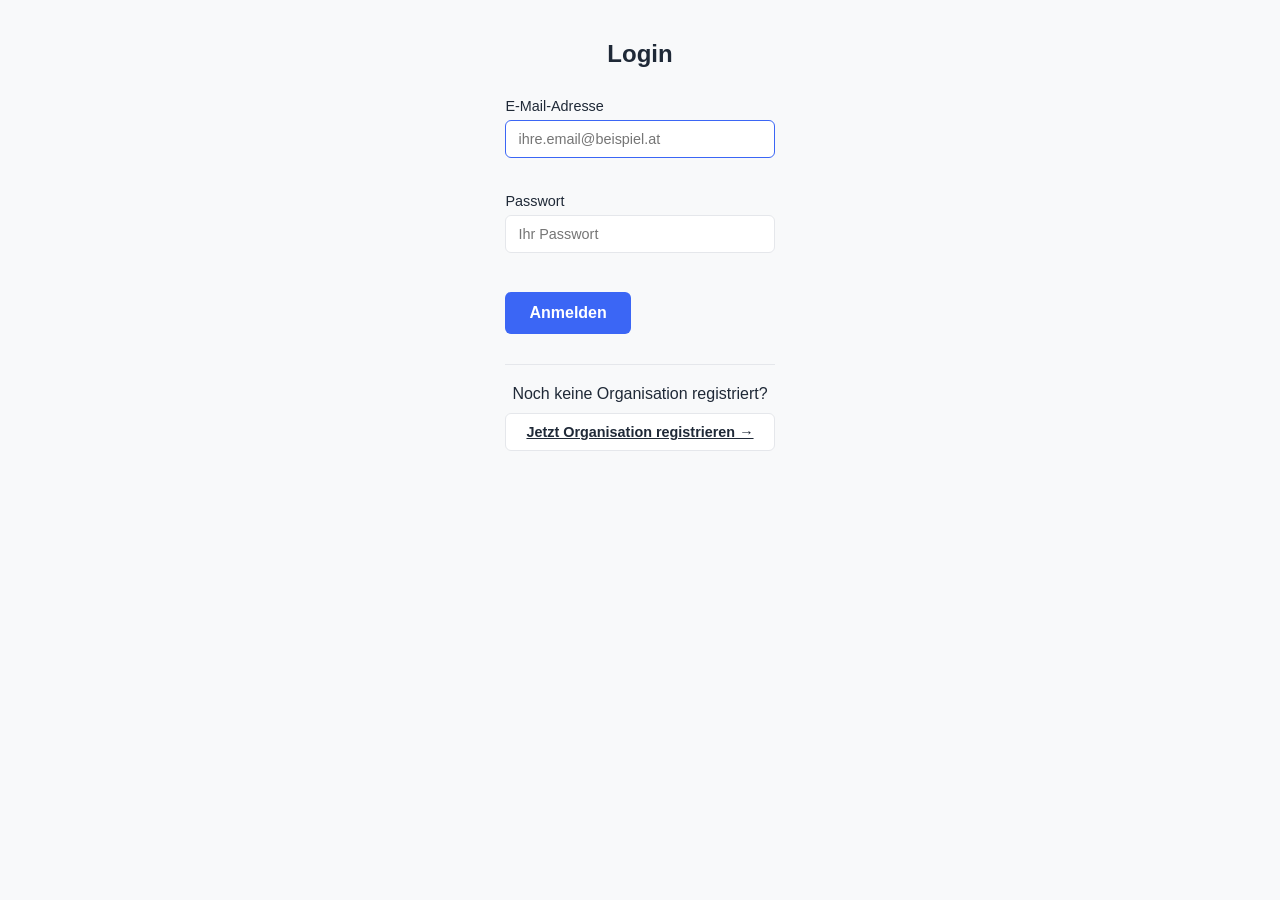
<file: HelfenNeuGedacht.API/wwwroot/login.html>
<!DOCTYPE html>
<html lang="de">
<head>
    <meta charset="UTF-8">
    <meta name="viewport" content="width=device-width, initial-scale=1.0">
    <title>Login - Helfen neu gedacht</title>
    <link rel="stylesheet" href="styles.css">
</head>
<body>
    <div class="wizard-container">
        <div class="card-header" style="text-align: center; margin-bottom: 30px;">
         
            <h2>Login</h2>
       
        </div>

        <div class="form-section" id="loginForm">
            <div id="errorMessage" class="alert-box" style="display: none; background-color: #fee; border-left: 4px solid #c33;">
                <div class="alert-header">
                      <span id="errorText">Fehler</span>
                </div>
            </div>

            <div class="form-group">
                <label class="form-label" for="email">E-Mail-Adresse</label>
                <input type="email" id="email" class="form-input" placeholder="ihre.email@beispiel.at" required autofocus>
            </div>

            <div class="form-group">
                <label class="form-label" for="password">Passwort</label>
                <input type="password" id="password" class="form-input" placeholder="Ihr Passwort" required>
            </div>

            <div class="form-actions">
                <button type="button" class="btn btn-primary btn-lg btn-block" onclick="login()">
                    Anmelden
                </button>
            </div>

            <div style="text-align: center; margin-top: 30px; padding-top: 20px; border-top: 1px solid var(--border-color);">
                <p style="color: var(--muted-foreground); margin-bottom: 10px;">
                    Noch keine Organisation registriert?
                </p>
                <a href="organization_registration.html" class="btn btn-outline">
                    Jetzt Organisation registrieren →
                </a>
            </div>
        </div>
    </div>

    <script src="config.js"></script>
    <script src="auth.js"></script>
    <script>
        // Enter-Taste zum Einloggen
        document.getElementById('password').addEventListener('keypress', function(event) {
            if (event.key === 'Enter') {
                login();
            }
        });

        async function login() {
            const email = document.getElementById('email').value.trim();
            const password = document.getElementById('password').value;

            // Validierung
            if (!email || !password) {
                showError('Bitte füllen Sie alle Felder aus.');
                return;
            }
            //Dieser Regex ist garantiert nicht KI generiert
            const emailRegex = /^[^\s@]+@[^\s@]+\.[^\s@]+$/;
            if (!emailRegex.test(email)) {
                showError('Bitte geben Sie eine gültige E-Mail-Adresse ein.');
                return;
            }

            try {
                const response = await fetch(`${API_CONFIG.BASE_URL}/authenticate/login`, {
                    method: 'POST',
                    headers: {
                        'Content-Type': 'application/json',
                    },
                    body: JSON.stringify({
                        username: email,
                        password: password
                    })
                });

                const data = await response.json();

                if (response.ok && data.success) {
               
                    saveToken(data.token);
                                       window.location.href = 'dashboard.html';
                } else {
                    showError(data.message || 'Login fehlgeschlagen. Bitte überprüfen Sie Ihre Eingaben.');
                }
            } catch (error) {
                console.error('Login error:', error);
                showError('Ein Fehler ist aufgetreten. Bitte versuchen Sie es später erneut.');
            }
        }

        function showError(message) {
            const errorDiv = document.getElementById('errorMessage');
            const errorText = document.getElementById('errorText');
            errorText.textContent = message;
            errorDiv.style.display = 'block';
            
            // Nach 5 Sekunden ausblenden
            setTimeout(() => {
                errorDiv.style.display = 'none';
            }, 5000);
        }
    </script>
</body>
</html>
</file>
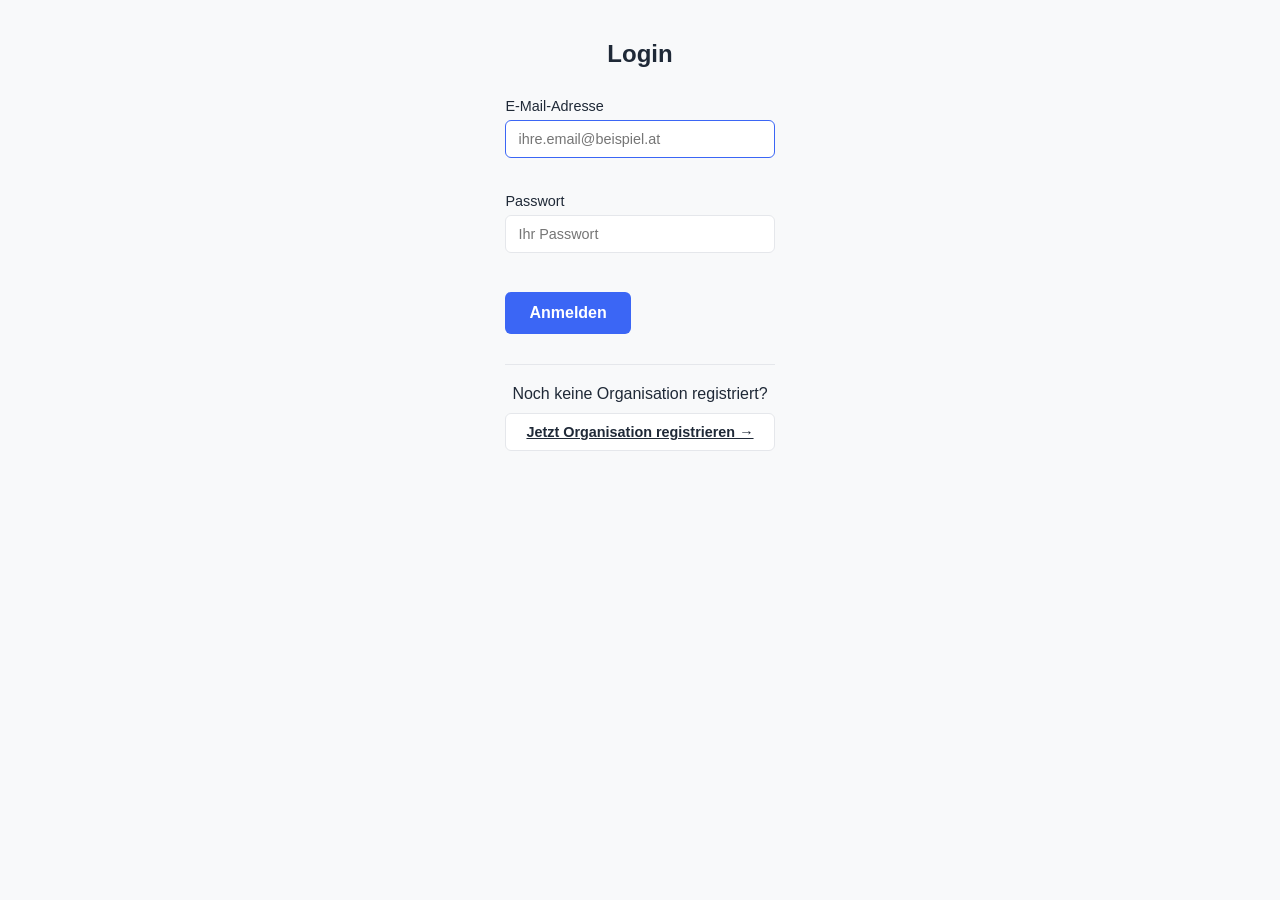
<file: HelfenNeuGedacht.API/wwwroot/organization.html>
<!DOCTYPE html>
<html lang="de">
<head>
    <meta charset="UTF-8">
    <meta name="viewport" content="width=device-width, initial-scale=1.0">
    <title>Organisation - Helfen neu gedacht</title>
    <link rel="stylesheet" href="styles.css">
</head>
<body>
    <aside class="sidebar">
        <div class="brand">
            <div class="brand-icon">H</div>
            <div>Helfen neu<br>gedacht</div>
        </div>
        <nav class="nav-menu">
            <a href="dashboard.html" class="nav-item">
                <svg fill="none" stroke="currentColor" viewBox="0 0 24 24">
                    <path stroke-linecap="round" stroke-linejoin="round" stroke-width="2"
                        d="M4 6a2 2 0 012-2h2a2 2 0 012 2v2a2 2 0 01-2 2H6a2 2 0 01-2-2V6zM14 6a2 2 0 012-2h2a2 2 0 012 2v2a2 2 0 01-2 2h-2a2 2 0 01-2-2V6zM4 16a2 2 0 012-2h2a2 2 0 012 2v2a2 2 0 01-2 2H6a2 2 0 01-2-2v-2zM14 16a2 2 0 012-2h2a2 2 0 012 2v2a2 2 0 01-2 2h-2a2 2 0 01-2-2v-2z">
                    </path>
                </svg>
                Dashboard
            </a>
            <a href="events.html" class="nav-item">
                <svg fill="none" stroke="currentColor" viewBox="0 0 24 24">
                    <path stroke-linecap="round" stroke-linejoin="round" stroke-width="2"
                        d="M8 7V3m8 4V3m-9 8h10M5 21h14a2 2 0 002-2V7a2 2 0 00-2-2H5a2 2 0 00-2 2v12a2 2 0 002 2z">
                    </path>
                </svg>
                Veranstaltungen
            </a>
            <a href="shifts.html" class="nav-item">
                <svg fill="none" stroke="currentColor" viewBox="0 0 24 24">
                    <path stroke-linecap="round" stroke-linejoin="round" stroke-width="2"
                        d="M9 5H7a2 2 0 00-2 2v12a2 2 0 002 2h10a2 2 0 002-2V7a2 2 0 00-2-2h-2M9 5a2 2 0 002 2h2a2 2 0 002-2M9 5a2 2 0 012-2h2a2 2 0 012 2m-3 7h3m-3 4h3m-6-4h.01M9 16h.01">
                    </path>
                </svg>
                Dienste
            </a>
            <a href="organization.html" class="nav-item active">
                <svg fill="none" stroke="currentColor" viewBox="0 0 24 24">
                    <path stroke-linecap="round" stroke-linejoin="round" stroke-width="2"
                        d="M19 21V5a2 2 0 00-2-2H7a2 2 0 00-2 2v16m14 0h2m-2 0h-5m-9 0H3m2 0h5M9 7h1m-1 4h1m4-4h1m-1 4h1m-5 10v-5a1 1 0 011-1h2a1 1 0 011 1v5m-4 0h4">
                    </path>
                </svg>
                Organisation
            </a>
        </nav>
        <div style="padding: 12px; margin-top: auto;">
            <button onclick="logout()" class="btn btn-outline" style="width: 100%;">
                <svg fill="none" stroke="currentColor" viewBox="0 0 24 24" style="width: 16px; height: 16px;">
                    <path stroke-linecap="round" stroke-linejoin="round" stroke-width="2"
                        d="M17 16l4-4m0 0l-4-4m4 4H7m6 4v1a3 3 0 01-3 3H6a3 3 0 01-3-3V7a3 3 0 013-3h4a3 3 0 013 3v1">
                    </path>
                </svg>
                Abmelden
            </button>
        </div>
    </aside>

    <main class="main-content">
        <header class="page-header">
            <div class="page-title">
                <h1>Organisation verwalten</h1>
                <p>Hier können Sie die Daten Ihrer Organisation einsehen und bearbeiten</p>
            </div>
        </header>

        <!-- Loading State -->
        <div id="loadingState" class="card text-center" style="padding: 40px;">
            <p>Lade Organisationsdaten...</p>
        </div>

        <!-- Error State -->
        <div id="errorState" class="card hidden" style="padding: 24px; border-color: #ef4444;">
            <h3 style="color: #ef4444; margin-bottom: 12px;">Fehler</h3>
            <p id="errorMessage"></p>
        </div>

        <!-- Organization Form -->
        <div id="organizationForm" class="hidden">
            <form id="orgForm">
                <!-- Grundlegende Informationen -->
                <div class="card" style="margin-bottom: 24px;">
                    <h3 style="margin-bottom: 24px;">Grundlegende Informationen</h3>
                    
                    <div class="form-group">
                        <label class="form-label" for="name">Name der Organisation *</label>
                        <input type="text" id="name" name="name" class="form-input" required placeholder="z.B. Freiwillige Feuerwehr Musterstadt">
                    </div>

                    <div class="form-group">
                        <label class="form-label" for="description">Beschreibung</label>
                        <textarea id="description" name="description" class="form-input" rows="4" placeholder="Kurze Beschreibung Ihrer Organisation"></textarea>
                    </div>

                    <div class="form-row">
                        <div class="form-group">
                            <label class="form-label" for="type">Typ</label>
                            <select id="type" name="type" class="form-select">
                                <option value="">Bitte auswählen...</option>
                                <option value="Verein">Verein</option>
                                <option value="Gemeinde">Gemeinde</option>
                                <option value="Feuerwehr">Feuerwehr</option>
                                <option value="THW">THW (Technisches Hilfswerk)</option>
                                <option value="Kirche">Kirche / Religiöse Organisation</option>
                                <option value="NGO">NGO / Non-Profit Organisation</option>
                                <option value="Sonstige">Sonstige</option>
                            </select>
                        </div>

                        <div class="form-group">
                            <label class="form-label" for="registrationNumber">Registrierungsnummer *</label>
                            <input type="text" id="registrationNumber" name="registrationNumber" class="form-input" required placeholder="z.B. VR 12345">
                        </div>
                    </div>

                    <div class="form-group">
                        <label class="form-label" for="website">Webseite</label>
                        <input type="url" id="website" name="website" class="form-input" placeholder="https://www.example.com">
                    </div>
                </div>

                <!-- Adresse -->
                <div class="card" style="margin-bottom: 24px;">
                    <h3 style="margin-bottom: 24px;">Adresse</h3>
                    
                    <div class="form-group">
                        <label class="form-label" for="street">Straße und Hausnummer</label>
                        <input type="text" id="street" name="street" class="form-input" placeholder="z.B. Musterstraße 123">
                    </div>

                    <div class="form-row">
                        <div class="form-group">
                            <label class="form-label" for="postalCode">Postleitzahl</label>
                            <input type="text" id="postalCode" name="postalCode" class="form-input" placeholder="z.B. 12345">
                        </div>

                        <div class="form-group">
                            <label class="form-label" for="city">Stadt</label>
                            <input type="text" id="city" name="city" class="form-input" placeholder="z.B. Musterstadt">
                        </div>
                    </div>

                    <div class="form-row">
                        <div class="form-group">
                            <label class="form-label" for="state">Bundesland</label>
                            <input type="text" id="state" name="state" class="form-input" placeholder="z.B. Vorarlberg">
                        </div>

                        <div class="form-group">
                            <label class="form-label" for="country">Land</label>
                            <input type="text" id="country" name="country" class="form-input" placeholder="z.B. Österreich">
                        </div>
                    </div>
                </div>

                <!-- Kontaktinformationen -->
                <div class="card" style="margin-bottom: 24px;">
                    <h3 style="margin-bottom: 24px;">Kontaktinformationen</h3>
                    
                    <div class="form-row">
                        <div class="form-group">
                            <label class="form-label" for="contactEmail">Kontakt-E-Mail *</label>
                            <input type="email" id="contactEmail" name="contactEmail" class="form-input" required placeholder="kontakt@example.com">
                        </div>

                        <div class="form-group">
                            <label class="form-label" for="contactPhone">Kontakt-Telefon</label>
                            <input type="tel" id="contactPhone" name="contactPhone" class="form-input" placeholder="+49 123 456789">
                        </div>
                    </div>

                    <div class="form-row">
                        <div class="form-group">
                            <label class="form-label" for="contactPersonName">Name der Kontaktperson</label>
                            <input type="text" id="contactPersonName" name="contactPersonName" class="form-input" placeholder="z.B. Max Mustermann">
                        </div>

                        <div class="form-group">
                            <label class="form-label" for="contactPersonRole">Rolle der Kontaktperson</label>
                            <input type="text" id="contactPersonRole" name="contactPersonRole" class="form-input" placeholder="z.B. Vorsitzende/r">
                        </div>
                    </div>
                </div>

                <!-- Action Buttons -->
                <div class="form-actions">
                    <button type="submit" class="btn-primary btn-lg">
                        Änderungen speichern
                    </button>
                    <button type="button" onclick="loadOrganizationData()" class="btn btn-outline btn-lg">
                        Zurücksetzen
                    </button>
                </div>
            </form>
        </div>
    </main>

    <!-- Scripts -->
    <script src="config.js"></script>
    <script src="auth.js"></script>
    <script>
        // Auth-Guard: Prüfe ob Benutzer eingeloggt ist
        requireAuth();

        let organizationId = null;

        // Extract OrganizationId from JWT Token
        function getOrganizationIdFromToken() {
            const userInfo = getUserInfo();
            if (userInfo && userInfo.OrganizationId) {
                return parseInt(userInfo.OrganizationId);
            }
            return null;
        }

        // Load organization data on page load
        document.addEventListener('DOMContentLoaded', async () => {
            organizationId = getOrganizationIdFromToken();
            
            if (!organizationId) {
                showError('Keine Organisation gefunden. Sie sind möglicherweise keiner Organisation zugeordnet.');
                return;
            }

            await loadOrganizationData();
        });

        // Load organization data from API
        async function loadOrganizationData() {
            try {
                showLoading();
                
                const response = await authenticatedFetch(
                    `${API_CONFIG.BASE_URL}${API_CONFIG.ENDPOINTS.ORGANIZATION}/${organizationId}`
                );

                if (!response.ok) {
                    throw new Error(`Fehler beim Laden der Organisation: ${response.status}`);
                }

                const organization = await response.json();
                populateForm(organization);
                showForm();
                
            } catch (error) {
                console.error('Fehler beim Laden der Organisation:', error);
                showError(`Fehler beim Laden der Organisationsdaten: ${error.message}`);
            }
        }

        // Populate form with organization data
        function populateForm(org) {
            document.getElementById('name').value = org.name || '';
            document.getElementById('description').value = org.description || '';
            document.getElementById('type').value = org.type || '';
            document.getElementById('registrationNumber').value = org.registrationNumber || '';
            document.getElementById('website').value = org.website || '';
            document.getElementById('street').value = org.street || '';
            document.getElementById('postalCode').value = org.postalCode || '';
            document.getElementById('city').value = org.city || '';
            document.getElementById('state').value = org.state || '';
            document.getElementById('country').value = org.country || '';
            document.getElementById('contactEmail').value = org.contactEmail || '';
            document.getElementById('contactPhone').value = org.contactPhone || '';
            document.getElementById('contactPersonName').value = org.contactPersonName || '';
            document.getElementById('contactPersonRole').value = org.contactPersonRole || '';
        }

        // Handle form submission
        document.getElementById('orgForm').addEventListener('submit', async (e) => {
            e.preventDefault();
            
            const formData = new FormData(e.target);
            const organizationData = {
                name: formData.get('name'),
                description: formData.get('description') || null,
                registrationNumber: formData.get('registrationNumber'),
                type: formData.get('type') || null,
                website: formData.get('website') || null,
                street: formData.get('street') || null,
                postalCode: formData.get('postalCode') || null,
                city: formData.get('city') || null,
                state: formData.get('state') || null,
                country: formData.get('country') || null,
                contactEmail: formData.get('contactEmail'),
                contactPhone: formData.get('contactPhone') || null,
                contactPersonName: formData.get('contactPersonName') || null,
                contactPersonRole: formData.get('contactPersonRole') || null
            };

            try {
                const response = await authenticatedFetch(
                    `${API_CONFIG.BASE_URL}${API_CONFIG.ENDPOINTS.ORGANIZATION}/${organizationId}`,
                    {
                        method: 'PUT',
                        headers: {
                            'Content-Type': 'application/json'
                        },
                        body: JSON.stringify(organizationData)
                    }
                );

                if (!response.ok) {
                    const errorData = await response.text();
                    throw new Error(`Fehler beim Speichern: ${response.status} - ${errorData}`);
                }

                const result = await response.json();
                
                // Success message
                alert('Organisationsdaten erfolgreich gespeichert!');
                
                // Reload data to show updated values
                await loadOrganizationData();
                
            } catch (error) {
                console.error('Fehler beim Speichern:', error);
                alert(`Fehler beim Speichern: ${error.message}`);
            }
        });

        // UI State Management
        function showLoading() {
            document.getElementById('loadingState').classList.remove('hidden');
            document.getElementById('errorState').classList.add('hidden');
            document.getElementById('organizationForm').classList.add('hidden');
        }

        function showError(message) {
            document.getElementById('loadingState').classList.add('hidden');
            document.getElementById('errorState').classList.remove('hidden');
            document.getElementById('organizationForm').classList.add('hidden');
            document.getElementById('errorMessage').textContent = message;
        }

        function showForm() {
            document.getElementById('loadingState').classList.add('hidden');
            document.getElementById('errorState').classList.add('hidden');
            document.getElementById('organizationForm').classList.remove('hidden');
        }
    </script>
</body>
</html>
</file>
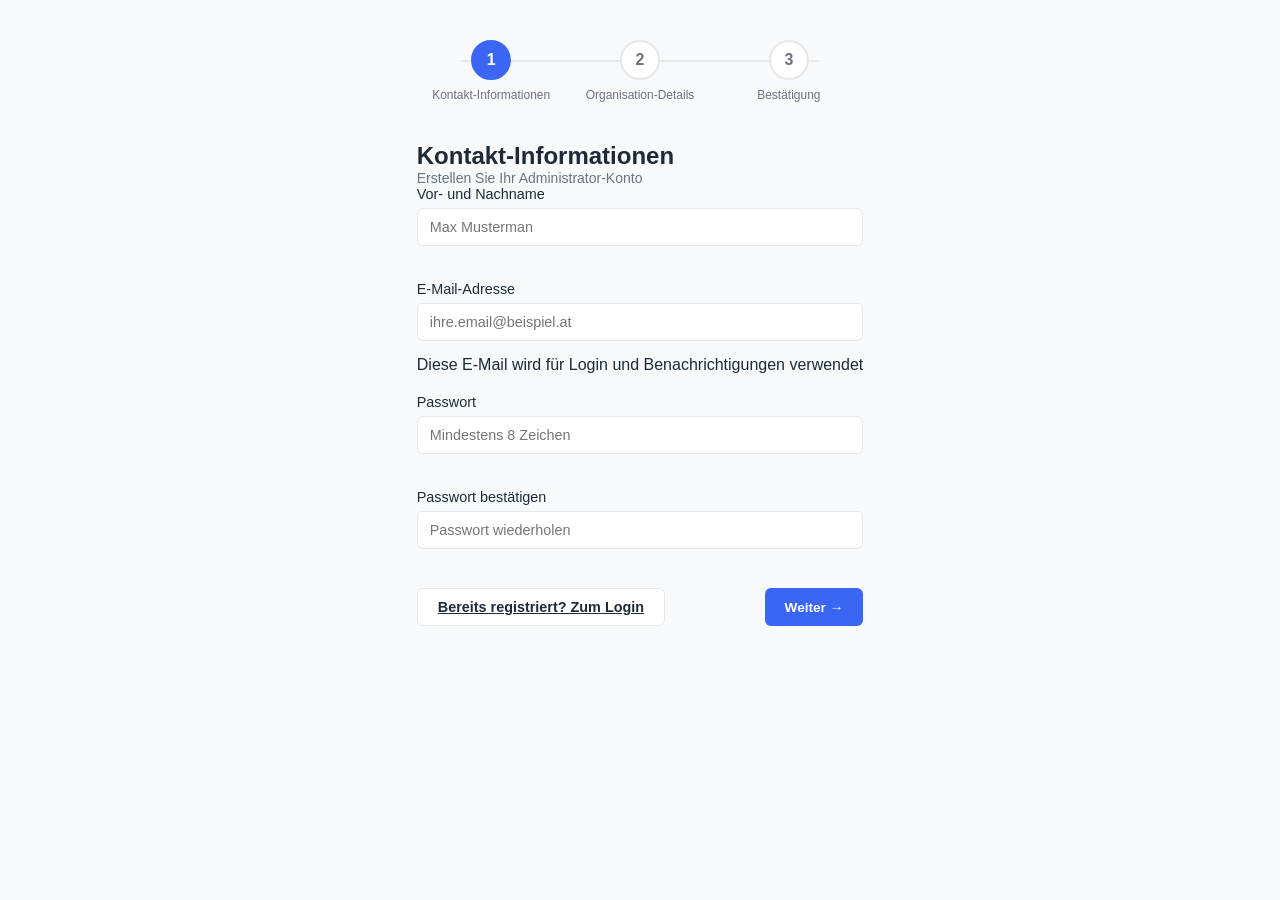
<file: HelfenNeuGedacht.API/wwwroot/organization_registration.html>
﻿<!DOCTYPE html>
<html lang="de">
<head>
    <meta charset="UTF-8">
    <meta name="viewport" content="width=device-width, initial-scale=1.0">
    <title>Organisation Registrierung - Helfen neu gedacht</title>
    <link rel="stylesheet" href="styles.css">
</head>
<body>
    <div class="wizard-container">
        <!-- Wizard Steps Progress -->
        <div class="wizard-steps">
            <div class="wizard-step active" id="step1-indicator">
                <div class="wizard-step-circle">1</div>
                <div class="wizard-step-label">Kontakt-Informationen</div>
            </div>
            <div class="wizard-step" id="step2-indicator">
                <div class="wizard-step-circle">2</div>
                <div class="wizard-step-label">Organisation-Details</div>
            </div>
            <div class="wizard-step" id="step3-indicator">
                <div class="wizard-step-circle">3</div>
                <div class="wizard-step-label">Bestätigung</div>
            </div>
        </div>

        <!-- Step 1: Kontakt-Informationen -->
        <div class="form-section" id="step1" style="display: block;">
            <div class="card-header">
                <div>
                    <h2>Kontakt-Informationen</h2>
                    <p style="color: var(--text-muted); font-size: 14px;">Erstellen Sie Ihr Administrator-Konto</p>
                </div>
            </div>

            <div class="form-group">
                <label class="form-label" for="contactPersonName">Vor- und Nachname</label>
                <input type="text" id="contactPersonName" class="form-input" placeholder="Max Musterman" required>
            </div>

            <div class="form-group">
                <label class="form-label" for="contactEmail">E-Mail-Adresse</label>
                <input type="email" id="contactEmail" class="form-input" placeholder="ihre.email@beispiel.at" required>
                <div class="form-hint">Diese E-Mail wird für Login und Benachrichtigungen verwendet</div>
            </div>

            <div class="form-group">
                <label class="form-label" for="password">Passwort</label>
                <input type="password" id="password" class="form-input" placeholder="Mindestens 8 Zeichen" required>
            </div>

            <div class="form-group">
                <label class="form-label" for="passwordConfirm">Passwort bestätigen</label>
                <input type="password" id="passwordConfirm" class="form-input" placeholder="Passwort wiederholen" required>
            </div>

            <div class="form-actions">
                <a href="login.html" class="btn btn-outline">
                    Bereits registriert? Zum Login
                </a>
                <button type="button" class="btn btn-primary" onclick="nextStep(2)">
                    Weiter →
                </button>
            </div>
        </div>

        <!-- Step 2: Organisation-Details -->
        <div class="form-section" id="step2" style="display: none;">
            <div class="card-header">
      
                <div>
                    <h2>Organisation-Details</h2>
                    <p style="color: var(--text-muted); font-size: 14px;">Informationen über Ihre Organisation</p>
                </div>
            </div>

            <div class="form-group">
                <label class="form-label" for="organizationName">Name der Organisation</label>
                <input type="text" id="organizationName" class="form-input" placeholder="z.B. Sportverein Musterstadt e.V." required>
            </div>

            <div class="form-group">
                <label class="form-label" for="registrationNumber">Vereinsregisternummer</label>
                <input type="text" id="registrationNumber" class="form-input" placeholder="z.B. VR 12345">
                <div class="form-hint">Optional, aber empfohlen für die Verifizierung</div>
            </div>

            <div class="form-group">
                <label class="form-label" for="organizationType">Art der Organisation</label>
                <select id="organizationType" class="form-select" required>
                    <option value="">Bitte auswählen...</option>
                    <option value="Verein">Verein</option>
                    <option value="Gemeinde">Gemeinde</option>
                    <option value="Feuerwehr">Feuerwehr</option>
                    <option value="THW">THW (Technisches Hilfswerk)</option>
                    <option value="Kirche">Kirche / Religiöse Organisation</option>
                    <option value="NGO">NGO / Non-Profit Organisation</option>
                    <option value="Sonstige">Sonstige</option>
                </select>
            </div>

            <div class="form-group">
                <label class="form-label" for="street">Straße und Hausnummer</label>
                <input type="text" id="street" class="form-input" placeholder="z.B. Hauptstraße 123" required>
            </div>

            <div class="form-row">
                <div class="form-group">
                    <label class="form-label" for="postalCode">Postleitzahl</label>
                    <input type="text" id="postalCode" class="form-input" placeholder="z.B. 12345" required>
                </div>
                <div class="form-group">
                    <label class="form-label" for="city">Stadt</label>
                    <input type="text" id="city" class="form-input" placeholder="z.B. Musterstadt" required>
                </div>
            </div>

            <div class="form-group">
                <label class="form-label" for="contactPhone">Telefonnummer (optional)</label>
                <input type="tel" id="contactPhone" class="form-input" placeholder="z.B. +49 123 456789">
            </div>

            <div class="form-actions">
                <button type="button" class="btn btn-outline" onclick="prevStep(1)">
                    ← Zurück
                </button>
                <button type="button" class="btn btn-primary" onclick="nextStep(3)">
                    Weiter →
                </button>
            </div>
        </div>

        <!-- Step 3: Bestätigung & Datenschutz -->
        <div class="form-section" id="step3" style="display: none;">
            <div class="card-header">
                <div>
                    <h2>Bestätigung & Datenschutz</h2>
                    <p style="color: var(--text-muted); font-size: 14px;">Bestätigen Sie Ihre Angaben</p>
                </div>
            </div>

            <!-- Zusammenfassung -->
            <h3 style="margin-bottom: 16px; font-size: 16px;">Ihre E-Mail</h3>
            <div class="summary-section">
                <div class="summary-value" id="summaryEmail">-</div>
            </div>

            <h3 style="margin-bottom: 16px; font-size: 16px;">Organisation</h3>
            <div class="summary-section">
                <div class="summary-value" id="summaryOrgName">-</div>
            </div>

            <h3 style="margin-bottom: 16px; font-size: 16px;">Adresse</h3>
            <div class="summary-section">
                <div class="summary-value" id="summaryAddress">-</div>
            </div>

            <!-- Checkboxen -->
            <div style="margin-top: 24px;">
                <div class="checkbox-group">
                    <input type="checkbox" id="acceptTerms" class="checkbox-input" required>
                    <label for="acceptTerms" class="checkbox-label">
                        Ich akzeptiere die <a href="#" onclick="alert('Nutzungsbedingungen (noch nicht verfügbar)'); return false;">Nutzungsbedingungen</a>
                    </label>
                </div>

                <div class="checkbox-group">
                    <input type="checkbox" id="acceptPrivacy" class="checkbox-input" required>
                    <label for="acceptPrivacy" class="checkbox-label">
                        Ich habe die <a href="#" onclick="alert('Datenschutzerklärung (noch nicht verfügbar)'); return false;">Datenschutzerklärung</a> gelesen und stimme zu
                    </label>
                </div>

                <div class="checkbox-group">
                    <input type="checkbox" id="acceptNewsletter" class="checkbox-input">
                    <label for="acceptNewsletter" class="checkbox-label">
                        Ich möchte Updates und Neuigkeiten per E-Mail erhalten (optional)
                    </label>
                </div>
            </div>

            
            <div class="form-actions">
                <button type="button" class="btn btn-outline" onclick="prevStep(2)">
                    Zurück
                </button>
                <button type="button" class="btn btn-primary btn-lg" onclick="submitRegistration()">
                    Registrierung abschließen
                </button>
            </div>
        </div>

        <!-- Erfolgsmeldung (versteckt) -->
        <div class="form-section" id="successMessage" style="display: none;">
            <div class="text-center">
                <h2>Registrierung erfolgreich!</h2>
                <p style="color: var(--text-muted); margin: 16px 0;">
                    Ihre Organisation wurde erfolgreich registriert. Sie erhalten in Kürze eine Bestätigungs-E-Mail.
                </p>
                <button type="button" class="btn btn-primary btn-lg" onclick="window.location.href='dashboard.html'">
                    Zum Dashboard →
                </button>
            </div>
        </div>
    </div>

    <!-- Scripts -->
    <script src="config.js"></script>
    <script src="auth.js"></script>
    <script>
        let currentStep = 1;
        const formData = {};

        // Wechsle zum nächsten Schritt
        function nextStep(step) {
            if (!validateStep(currentStep)) {
                return;
            }

            // Speichere aktuelle Daten
            saveStepData(currentStep);

            // Verstecke aktuellen Schritt
            document.getElementById(`step${currentStep}`).style.display = 'none';
            document.getElementById(`step${currentStep}-indicator`).classList.remove('active');
            document.getElementById(`step${currentStep}-indicator`).classList.add('completed');

            // Zeige nächsten Schritt
            currentStep = step;
            document.getElementById(`step${currentStep}`).style.display = 'block';
            document.getElementById(`step${currentStep}-indicator`).classList.add('active');

            // Bei Schritt 3: Zusammenfassung anzeigen
            if (currentStep === 3) {
                showSummary();
            }

            // Scroll nach oben
            window.scrollTo(0, 0);
        }

        // Wechsle zum vorherigen Schritt
        function prevStep(step) {
            // Verstecke aktuellen Schritt
            document.getElementById(`step${currentStep}`).style.display = 'none';
            document.getElementById(`step${currentStep}-indicator`).classList.remove('active');

            // Zeige vorherigen Schritt
            currentStep = step;
            document.getElementById(`step${currentStep}`).style.display = 'block';
            document.getElementById(`step${currentStep}-indicator`).classList.add('active');
            document.getElementById(`step${currentStep}-indicator`).classList.remove('completed');

            // Scroll nach oben
            window.scrollTo(0, 0);
        }

        // Validiere aktuellen Schritt
        function validateStep(step) {
            if (step === 1) {
                const name = document.getElementById('contactPersonName').value.trim();
                const email = document.getElementById('contactEmail').value.trim();
                const password = document.getElementById('password').value;
                const passwordConfirm = document.getElementById('passwordConfirm').value;

                if (!name || !email || !password || !passwordConfirm) {
                    alert('Bitte füllen Sie alle Pflichtfelder aus.');
                    return false;
                }

                if (password !== passwordConfirm) {
                    alert('Die Passwörter stimmen nicht überein.');
                    return false;
                }

                if (password.length < 8) {
                    alert('Das Passwort muss mindestens 8 Zeichen lang sein.');
                    return false;
                }

                // Einfache E-Mail-Validierung
                const emailRegex = /^[^\s@]+@[^\s@]+\.[^\s@]+$/;
                if (!emailRegex.test(email)) {
                    alert('Bitte geben Sie eine gültige E-Mail-Adresse ein.');
                    return false;
                }
            }

            if (step === 2) {
                const orgName = document.getElementById('organizationName').value.trim();
                const orgType = document.getElementById('organizationType').value;
                const street = document.getElementById('street').value.trim();
                const postalCode = document.getElementById('postalCode').value.trim();
                const city = document.getElementById('city').value.trim();

                if (!orgName || !orgType || !street || !postalCode || !city) {
                    alert('Bitte füllen Sie alle Pflichtfelder aus.');
                    return false;
                }
            }

            return true;
        }

        // Speichere Daten des aktuellen Schritts
        function saveStepData(step) {
            if (step === 1) {
                formData.contactPersonName = document.getElementById('contactPersonName').value.trim();
                formData.contactEmail = document.getElementById('contactEmail').value.trim();
                formData.password = document.getElementById('password').value;
            }

            if (step === 2) {
                formData.name = document.getElementById('organizationName').value.trim();
                formData.registrationNumber = document.getElementById('registrationNumber').value.trim() || '';
                formData.type = document.getElementById('organizationType').value;
                formData.street = document.getElementById('street').value.trim();
                formData.postalCode = document.getElementById('postalCode').value.trim();
                formData.city = document.getElementById('city').value.trim();
                formData.contactPhone = document.getElementById('contactPhone').value.trim() || null;
                formData.country = 'Österreich';
            }
        }

        // Zeige Zusammenfassung an
        function showSummary() {
            document.getElementById('summaryEmail').textContent = formData.contactEmail;
            document.getElementById('summaryOrgName').textContent = formData.name;
            document.getElementById('summaryAddress').textContent = 
                `${formData.street}, ${formData.postalCode} ${formData.city}`;
        }

        // Registrierung absenden
        async function submitRegistration() {
            // Validiere Checkboxen
            const acceptTerms = document.getElementById('acceptTerms').checked;
            const acceptPrivacy = document.getElementById('acceptPrivacy').checked;

            if (!acceptTerms || !acceptPrivacy) {
                alert('Bitte akzeptieren Sie die Nutzungsbedingungen und Datenschutzerklärung.');
                return;
            }

            // Erstelle Request-Objekt mit Passwort
            const registrationRequest = {
                name: formData.name,
                registrationNumber: formData.registrationNumber || '',
                type: formData.type,
                street: formData.street,
                postalCode: formData.postalCode,
                city: formData.city,
                country: formData.country,
                contactEmail: formData.contactEmail,
                contactPhone: formData.contactPhone,
                contactPersonName: formData.contactPersonName,
                password: formData.password
            };

            try {
                // Sende Request an neuen /register Endpoint
                const response = await fetch(`${API_CONFIG.BASE_URL}${API_CONFIG.ENDPOINTS.ORGANIZATION}`, {
                    method: 'POST',
                    headers: {
                        'Content-Type': 'application/json',
                    },
                    body: JSON.stringify(registrationRequest)
                });

                const result = await response.json();

                if (response.ok && result.success) {
                    console.log('Registrierung erfolgreich:', result);

                    // Token speichern (automatischer Login)
                    saveToken(result.token);

                    // Speichere Benutzername für Dashboard
                    localStorage.setItem('userName', formData.contactPersonName);

                    // Verstecke Formular, zeige Erfolgsmeldung
                    document.getElementById('step3').style.display = 'none';
                    document.getElementById('successMessage').style.display = 'block';

                    // // Automatische Weiterleitung zum Dashboard nach 2 Sekunden
                    // setTimeout(() => {
                    //     window.location.href = 'dashboard.html';
                    // }, 2000);
                } else {
                    console.error('Registrierung fehlgeschlagen:', result);
                    alert(`Registrierung fehlgeschlagen: ${result.message || 'Unbekannter Fehler'}`);
                }
            } catch (error) {
                console.error('Fehler bei der Registrierung:', error);
                alert('Ein Fehler ist aufgetreten. Bitte versuchen Sie es später erneut.');
            }
        }
    </script>
</body>
</html>
</file>
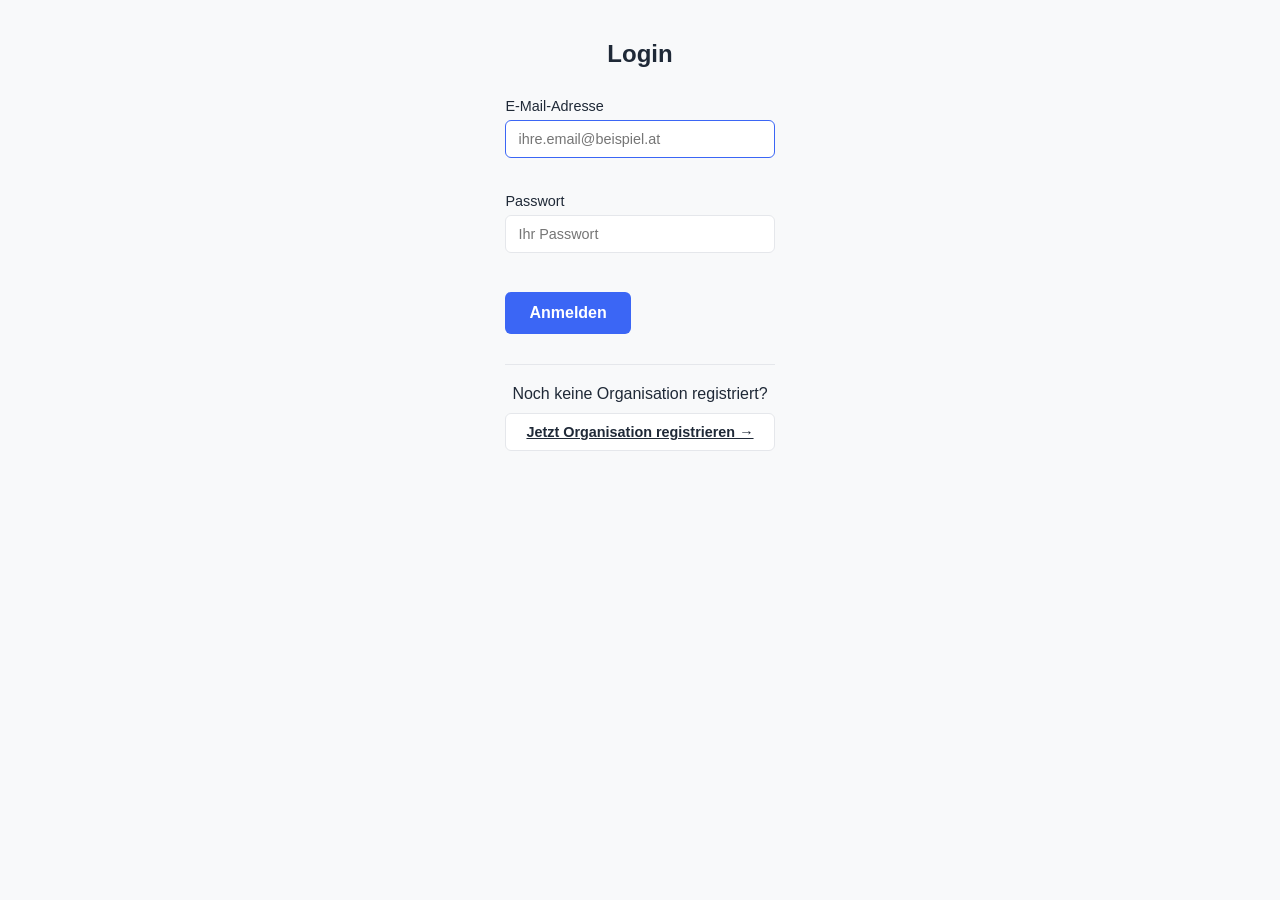
<file: HelfenNeuGedacht.API/wwwroot/shifts.html>
<!DOCTYPE html>
<html lang="de">

<head>
    <meta charset="UTF-8">
    <meta name="viewport" content="width=device-width, initial-scale=1.0">
    <title>Dienste - Helfen neu gedacht</title>
    <link rel="stylesheet" href="styles.css">
</head>

<body>
    <aside class="sidebar">
        <div class="brand">
            <div class="brand-icon">H</div>
            <div>Helfen neu<br>gedacht</div>
        </div>
        <nav class="nav-menu">
            <a href="dashboard.html" class="nav-item">
                <svg fill="none" stroke="currentColor" viewBox="0 0 24 24">
                    <path stroke-linecap="round" stroke-linejoin="round" stroke-width="2"
                          d="M4 6a2 2 0 012-2h2a2 2 0 012 2v2a2 2 0 01-2 2H6a2 2 0 01-2-2V6zM14 6a2 2 0 012-2h2a2 2 0 012 2v2a2 2 0 01-2 2h-2a2 2 0 01-2-2V6zM4 16a2 2 0 012-2h2a2 2 0 012 2v2a2 2 0 01-2 2H6a2 2 0 01-2-2v-2zM14 16a2 2 0 012-2h2a2 2 0 012 2v2a2 2 0 01-2 2h-2a2 2 0 01-2-2v-2z">
                    </path>
                </svg>
                Dashboard
            </a>
            <a href="events.html" class="nav-item">
                <svg fill="none" stroke="currentColor" viewBox="0 0 24 24">
                    <path stroke-linecap="round" stroke-linejoin="round" stroke-width="2"
                          d="M8 7V3m8 4V3m-9 8h10M5 21h14a2 2 0 002-2V7a2 2 0 00-2-2H5a2 2 0 00-2 2v12a2 2 0 002 2z">
                    </path>
                </svg>
                Veranstaltungen
            </a>
            <a href="shifts.html" class="nav-item active">
                <svg fill="none" stroke="currentColor" viewBox="0 0 24 24">
                    <path stroke-linecap="round" stroke-linejoin="round" stroke-width="2"
                          d="M9 5H7a2 2 0 00-2 2v12a2 2 0 002 2h10a2 2 0 002-2V7a2 2 0 00-2-2h-2M9 5a2 2 0 002 2h2a2 2 0 002-2M9 5a2 2 0 012-2h2a2 2 0 012 2m-3 7h3m-3 4h3m-6-4h.01M9 16h.01">
                    </path>
                </svg>
                Dienste
            </a>

            <a href="organization.html" class="nav-item">
                <svg fill="none" stroke="currentColor" viewBox="0 0 24 24">
                    <path stroke-linecap="round" stroke-linejoin="round" stroke-width="2"
                          d="M19 21V5a2 2 0 00-2-2H7a2 2 0 00-2 2v16m14 0h2m-2 0h-5m-9 0H3m2 0h5M9 7h1m-1 4h1m4-4h1m-1 4h1m-5 10v-5a1 1 0 011-1h2a1 1 0 011 1v5m-4 0h4">
                    </path>
                </svg>
                Organisation
            </a>
        </nav>
        <div class="sidebar-footer">
            <button onclick="logout()" class="btn btn-outline btn-full">
                <svg fill="none" stroke="currentColor" viewBox="0 0 24 24" class="icon-small">
                    <path stroke-linecap="round" stroke-linejoin="round" stroke-width="2"
                          d="M17 16l4-4m0 0l-4-4m4 4H7m6 4v1a3 3 0 01-3 3H6a3 3 0 01-3-3V7a3 3 0 013-3h4a3 3 0 013 3v1">
                    </path>
                </svg>
                Abmelden
            </button>
        </div>
    </aside>

    <main class="main-content">
        <header class="page-header">
            <div class="page-title">
                <h1>Dienste</h1>
                <p>Verwalten Sie Ihre Dienstvorlagen</p>
            </div>
            <button class="btn-primary" id="showShiftFormBtn">
                <svg width="16" height="16" fill="none" stroke="currentColor" viewBox="0 0 24 24">
                    <path stroke-linecap="round" stroke-linejoin="round" stroke-width="2" d="M12 4v16m8-8H4"></path>
                </svg>
                NEUEN DIENST ERSTELLEN
            </button>
        </header>
        <div class="shift-grid" id="cardwrapper"></div>
    </main>

    <!-- Shift Details Modal -->
    <div class="modal-overlay" id="shiftDetailsModal">
        <div class="modal-content">
            <div class="modal-header">
                <div class="modal-header-top">
                    <div class="modal-header-title">
                        <div class="modal-header-icon"></div>
                        <h2 id="detailShiftTitle">Lade Dienst...</h2>
                    </div>
                    <button class="modal-close-btn" id="closeShiftModalBtn">
                        <svg width="24" height="24" fill="none" stroke="currentColor" viewBox="0 0 24 24">
                            <path stroke-linecap="round" stroke-linejoin="round" stroke-width="2"
                                  d="M6 18L18 6M6 6l12 12"></path>
                        </svg>
                    </button>
                </div>
            </div>
            <div class="modal-body">
                <form id="editShiftForm" class="form-container">
                    <input type="number" id="editShiftId" placeholder="ID" required>
                    <label for="editShiftTitle">Titel</label>
                    <input type="text" id="editShiftTitle" required>
                    <label for="editShiftDescription">Beschreibung</label>
                    <textarea id="editShiftDescription"  rows="3" required></textarea>
                    <label for="editShiftRequirements">Anforderungen</label>
                    <input type="text" id="editShiftRequirements">
                    <label for="editShiftAgeRestriction">Altersbeschränkung</label>
                    <input type="number" id="editShiftAgeRestriction">
                    <label for="editShiftPoints">Punkte</label>
                    <input type="number" id="editShiftPoints">
                    <label for="editShiftRelatedEvent">Zugewiesene Veranstaltung</label>
                    <select id="editShiftRelatedEvent" required></select>
                    <div class="form-actions-row">
                        <button type="submit" class="btn-primary">Speichern</button>
                        <button type="button" class="btn-danger" id="deleteShiftButton">Löschen</button>
                        <button type="button" id="cancelEditingShiftFormBtn" class="btn-secondary">Abbrechen</button>
                    </div>
                </form>
            </div>
        </div>
    </div>

    <!-- Shift Add Modal -->
    <div class="modal-overlay" id="shiftEditModal">
        <div class="modal-content">
            <div class="modal-header">
                <div class="modal-header-top">
                    <div class="modal-header-title">
                        <div class="modal-header-icon"></div>
                        <h2 id="modalShiftTitle">Neuen Dienst erstellen</h2>
                    </div>
                    <button class="modal-close-btn" id="closeEditShiftModalBtn">
                        <svg width="24" height="24" fill="none" stroke="currentColor" viewBox="0 0 24 24">
                            <path stroke-linecap="round" stroke-linejoin="round" stroke-width="2"
                                  d="M6 18L18 6M6 6l12 12"></path>
                        </svg>
                    </button>
                </div>
            </div>
            <div class="modal-body">
                <form id="createShiftForm" class="form-container">
                    <label for="shiftTitle">Bezeichnung</label>
                    <input type="text" id="shiftTitle" required>
                    <label for="shiftDescription">Beschreibung</label>
                    <textarea id="shiftDescription" rows="3" required></textarea>
                    <label for="shiftRequirements">Anforderungen</label>
                    <input type="text" id="shiftRequirements">
                    <label for="shiftAgeRestriction">Altersbeschränkung</label>
                    <input type="number" id="shiftAgeRestriction">
                    <label for="shiftPoints">Punkte</label>
                    <input type="number" id="shiftPoints">
                    <label for="shiftRelatedEvents">zugewiesene Veranstaltung</label>
                    <select id="shiftRelatedEvent" required></select>
                    <div class="form-actions-row">
                        <button type="submit" class="btn-primary">Speichern</button>
                        <button type="button" id="cancelShiftFormBtn" class="btn-secondary">Abbrechen</button>
                    </div>
                </form>
            </div>
        </div>
    </div>

    <!-- Scripts -->
    <script src="config.js"></script>
    <script src="auth.js"></script>
    <script>

        requireAuth();

        async function getEvents() {
            const res = await authenticatedFetch(`${API_CONFIG.BASE_URL}${API_CONFIG.ENDPOINTS.EVENTS}`);
            const events = await res.json();
            return events;
        }

        async function getShiftDetails(shiftId) {
            if (window.event) window.event.preventDefault();

            const detailUrl = `${API_CONFIG.BASE_URL}${API_CONFIG.ENDPOINTS.SHIFTS}/${shiftId}`;
            const eventlist = await getEvents();
            const modal = document.getElementById('shiftDetailsModal');

            modal.classList.add('active');
            document.getElementById('detailShiftTitle').textContent = 'Lade Dienst...';

            authenticatedFetch(detailUrl)
                .then(response => {
                    if (!response.ok) throw new Error('Details konnten nicht geladen werden');
                    return response.json();
                })
                .then(shift => {
                    document.getElementById('detailShiftTitle').textContent = (shift.name || 'Dienst') + " - Detailansicht";
                    document.getElementById('editShiftId').value = shift.id;
                    document.getElementById('editShiftTitle').value = shift.name || '';
                    document.getElementById('editShiftDescription').value = shift.description || '';
                    document.getElementById('editShiftRequirements').value = shift.requirements || '';
                    document.getElementById('editShiftAgeRestriction').value = shift.ageRestriction || '';
                    document.getElementById('editShiftPoints').value = shift.points || '';

                    fillEventSelect('editShiftRelatedEvent', eventlist, shift.eventId)

                    const deleteBtn = document.getElementById('deleteShiftButton');
                    const newDeleteBtn = deleteBtn.cloneNode(true);
                    deleteBtn.parentNode.replaceChild(newDeleteBtn, deleteBtn);

                    newDeleteBtn.addEventListener('click', () => {
                        deleteShift(shift.id, shift.name);
                    });
                })
                .catch(error => {
                    console.error('Fehler:', error);
                    alert("Fehler beim Laden der Details.");
                    closeAllModals();
                });
        }

        async function deleteShift(shiftId, shiftTitle) {
            if (!confirm(`Möchten Sie den Dienst "${shiftTitle}" wirklich löschen?`)) return;

            try {
                const deleteUrl = `${API_CONFIG.BASE_URL}${API_CONFIG.ENDPOINTS.SHIFTS}/${shiftId}`;
                const response = await authenticatedFetch(deleteUrl, { method: 'DELETE' });

                if (response.ok) {
                    location.reload();
                } else {
                    alert('Fehler beim Löschen.');
                }
            } catch (error) {
                console.error('Löschfehler:', error);
            }
        }

        async function addShift(newShift) {
            authenticatedFetch(`${API_CONFIG.BASE_URL}${API_CONFIG.ENDPOINTS.SHIFTS}`, {
                method: 'POST',
                headers: { 'Content-Type': 'application/json' },
                body: JSON.stringify(newShift)
            })
                .then(res => res.ok ? location.reload() : alert("Fehler beim Speichern"));
        }

        async function editShift(editedShift, id) {
            authenticatedFetch(`${API_CONFIG.BASE_URL}${API_CONFIG.ENDPOINTS.SHIFTS}/${id}`, {
                method: 'PUT',
                headers: { 'Content-Type': 'application/json' },
                body: JSON.stringify(editedShift)
            })
                .then(res => res.ok ? location.reload() : alert("Fehler beim Update"));
        }

        function closeAllModals() {
            document.querySelectorAll('.modal-overlay').forEach(modal => {
                modal.classList.remove('active');
            });
            document.getElementById('createShiftForm').reset();
            document.getElementById('editShiftForm').reset();
        }

        function generateShiftCardHtml(shift) {
            return `
                    <div class="shift-card-header">
                        <div class="shift-card-icon"></div>
                        <h2 class="shift-card-title">${shift.name}</h2>
                    </div>
                    <p class="shift-card-description">${shift.description}</p>
                    <div style="display: flex; gap: 12px; align-items: center;">
                        <button onclick="getShiftDetails(${shift.id})" class="btn-primary">Details</button>
                    </div>`
        }

        function fillEventSelect(selectId, eventlist, selectedId) {
            const select = document.getElementById(selectId);
            const placeholder = document.createElement('option');
            placeholder.disabled = true;
            placeholder.value = "";
            placeholder.textContent = "-- Veranstaltung wählen --";

            if (!selectedId) {
                placeholder.selected = true;
            }

            select.innerHTML = '';
            select.appendChild(placeholder);

            eventlist.forEach(event => {
                const option = document.createElement('option');
                option.value = event.id;
                option.textContent = event.title;

                if (selectedId && event.id === selectedId) {
                    option.selected = true;
                }

                select.appendChild(option);
            });
        }

        document.getElementById('createShiftForm').addEventListener('submit', (e) => {
            e.preventDefault();
            const userInfo = getUserInfo();

            const newShift = {
                name: document.getElementById('shiftTitle').value,
                description: document.getElementById('shiftDescription').value,
                requirements: document.getElementById('shiftRequirements').value,
                ageRestriction: parseInt(document.getElementById('shiftAgeRestriction').value) || 0,
                points: parseInt(document.getElementById('shiftPoints').value) || 0,
                eventId: document.getElementById('shiftRelatedEvent').value
            };

            addShift(newShift);
        });

        document.getElementById('editShiftForm').addEventListener('submit', (e) => {
            e.preventDefault();
            const id = document.getElementById('editShiftId').value;

            const editedShift = {
                id: id,
                name: document.getElementById('editShiftTitle').value,
                description: document.getElementById('editShiftDescription').value,
                requirements: document.getElementById('editShiftRequirements').value,
                ageRestriction: parseInt(document.getElementById('editShiftAgeRestriction').value) || 0,
                points: parseInt(document.getElementById('editShiftPoints').value) || 0,
                eventId: document.getElementById('editShiftRelatedEvent').value
            };

            editShift(editedShift, id);
        });

        document.getElementById('showShiftFormBtn').addEventListener('click', async (e) => {
            shiftEditModal.classList.add('active');

            const eventlist = await getEvents();
            const select = document.getElementById('shiftRelatedEvent');

            fillEventSelect('shiftRelatedEvent', eventlist);

            //select.innerHTML = '<option disabled selected value="">-- Veranstaltung wählen --</option>';
            //eventlist.forEach(event => {
            //    const option = document.createElement('option');
            //    option.value = event.id;
            //    option.textContent = event.title;
            //    select.appendChild(option);
            //});
        });

        document.addEventListener('DOMContentLoaded', () => {

            const shiftDetailsModal = document.getElementById('shiftDetailsModal');
            const shiftEditModal = document.getElementById('shiftEditModal');
            const cardwrapper = document.getElementById('cardwrapper');

            const closeButtons = [
                'closeShiftModalBtn',
                'cancelEditingShiftFormBtn',
                'closeEditShiftModalBtn',
                'cancelShiftFormBtn'
            ];

            closeButtons.forEach(id => {
                const btn = document.getElementById(id);
                if (btn) btn.addEventListener('click', closeAllModals);
            });

            [shiftDetailsModal, shiftEditModal].forEach(modal => {
                modal.addEventListener('click', (e) => {
                    if (e.target === modal) closeAllModals();
                });
            });

            authenticatedFetch(`${API_CONFIG.BASE_URL}${API_CONFIG.ENDPOINTS.SHIFTS}`)
                .then(res => res.json())
                .then(shifts => {
                    cardwrapper.innerHTML = '';
                    shifts.forEach(shift => {
                        const card = document.createElement('div');
                        card.className = 'shift-card-s';
                        card.innerHTML = generateShiftCardHtml(shift);
                        cardwrapper.appendChild(card);
                    });
                });
        });

    </script>
</body>

</html>
</file>
<file: HelfenNeuGedacht.API/wwwroot/styles.css>
:root {
    --primary-color: #3b66f5;
    --primary-hover: #3256d4;
    --sidebar-width: 250px;
    --bg-color: #f8f9fa;
    --text-main: #1f2937;
    --text-muted: #6b7280;
    --border-color: #e5e7eb;
    --white: #ffffff;
    --shadow-sm: 0 1px 3px rgba(0, 0, 0, 0.05);
    --shadow-md: 0 10px 25px rgba(0, 0, 0, 0.1);
}

/* --- Base & Reset --- */
* {
    margin: 0;
    padding: 0;
    box-sizing: border-box;
    font-family: 'Inter', -apple-system, BlinkMacSystemFont, sans-serif;
}

body {
    background-color: var(--bg-color);
    color: var(--text-main);
    display: flex;
    min-height: 100vh;
}

/* --- Sidebar Layout --- */
.sidebar {
    width: var(--sidebar-width);
    background-color: var(--white);
    border-right: 1px solid var(--border-color);
    display: flex;
    flex-direction: column;
    position: fixed;
    height: 100vh;
    left: 0;
    top: 0;
    z-index: 100;
}

.brand {
    padding: 24px;
    display: flex;
    align-items: center;
    gap: 12px;
    font-size: 1.1rem;
    font-weight: 600;
    border-bottom: 1px solid var(--border-color);
}

.brand-icon {
    width: 32px;
    height: 32px;
    background-color: var(--primary-color);
    color: white;
    border-radius: 8px;
    display: flex;
    align-items: center;
    justify-content: center;
    font-weight: 700;
}

.nav-menu {
    padding: 20px 12px;
    display: flex;
    flex-direction: column;
    gap: 4px;
}

.nav-item {
    display: flex;
    align-items: center;
    padding: 12px 16px;
    border-radius: 8px;
    color: var(--text-muted);
    text-decoration: none;
    font-weight: 500;
    transition: all 0.2s;
    gap: 12px;
}

.nav-item:hover {
    background-color: var(--bg-color);
    color: var(--text-main);
}

.nav-item.active {
    background-color: var(--primary-color);
    color: var(--white);
}

.nav-item svg {
    width: 20px;
    height: 20px;
}

.sidebar-footer {
    padding: 12px;
    margin-top: auto;
}

/* --- Main Content Layout --- */
.main-content {
    margin-left: var(--sidebar-width);
    flex: 1;
    padding: 32px 40px;
}

.page-header {
    display: flex;
    justify-content: space-between;
    align-items: flex-start;
    margin-bottom: 32px;
}

.page-title h1 {
    font-size: 1.5rem;
    font-weight: 600;
    margin-bottom: 8px;
}

.page-title p {
    color: var(--text-muted);
    font-size: 0.9rem;
}

/* --- Buttons --- */
.btn {
    padding: 10px 20px;
    border-radius: 6px;
    font-weight: 600;
    font-size: 0.9rem;
    cursor: pointer;
    transition: all 0.2s;
    border: none;
    display: inline-flex;
    align-items: center;
    gap: 8px;
    white-space: nowrap;
}

.btn-primary {
    background-color: var(--primary-color);
    color: var(--white);
    border: none;
    padding: 10px 20px;
    border-radius: 6px;
    font-weight: 600;
    font-size: 0.85rem;
    display: flex;
    align-items: center;
    gap: 8px;
    cursor: pointer;
    transition: background-color 0.2s;
}

.btn-primary:hover {
    background-color: var(--primary-hover);
}

.btn-secondary {
    padding: 10px 20px;
    border-radius: 6px;
    border: 1px solid var(--border-color);
    background: white;
    cursor: pointer;
    font-weight: 500;
    color: var(--text-main);
}

.btn-secondary:hover {
    background: var(--bg-color);
}

.btn-danger {
    padding: 10px 20px;
    border-radius: 6px;
    border: 1px solid #ef4444;
    background: #ef4444;
    cursor: pointer;
    font-weight: 500;
    color: white;
}

    .btn-danger:hover {
        background: #ef4400;
    }

.btn-outline {
    background: var(--white);
    border: 1px solid var(--border-color);
    color: var(--text-main);
}

.btn-outline:hover {
    background: var(--bg-color);
}

.btn-full {
    width: 100%;
}

.btn-lg {
    padding: 12px 24px;
    font-size: 1rem;
}

.modal-btn-small {
    padding: 8px 16px;
    font-size: 0.8rem;
}

/* --- Tags, Badges & Icons --- */
.badge {
    padding: 4px 12px;
    border-radius: 20px;
    font-size: 0.8rem;
    font-weight: 500;
    display: inline-block;
}

.badge.warnung {
    background-color: #fff4e5;
    color: #f59e0b;
}

.badge.voll {
    background-color: #e6f4ea;
    color: #10b981;
}

.badge.kritisch {
    background-color: #fce8e8;
    color: #ef4444;
}

.badge-success {
    background-color: #e6f4ea;
    color: #10b981;
}

.icon-small {
    width: 16px;
    height: 16px;
}

.action-icon {
    background: none;
    border: none;
    cursor: pointer;
    color: var(--text-muted);
    display: flex;
    align-items: center;
    justify-content: center;
    transition: color 0.2s;
}

.action-icon:hover {
    color: var(--text-main);
}

.action-icon.delete:hover {
    color: #ef4444;
}

.action-link {
    color: var(--primary-color);
    text-decoration: none;
    font-size: 0.8rem;
    font-weight: 600;
    padding: 6px 12px;
    border-radius: 6px;
    background-color: #eff6ff;
    transition: all 0.2s;
    display: inline-block;
}

.action-link:hover {
    background-color: var(--primary-color);
    color: white;
}

.action-link-danger {
    color: #ef4444;
    background-color: #fef2f2;
    border: none;
    padding: 6px 12px;
    border-radius: 6px;
    cursor: pointer;
    font-family: inherit;
    font-size: 0.8rem;
    font-weight: 600;
    transition: all 0.2s;
    display: inline-block;
}

.action-link-danger:hover {
    background-color: #ef4444;
    color: white;
}

/* --- Form Elements --- */
.form-container {
    background: var(--white);
    padding: 24px;
    border-radius: 12px;
    box-shadow: var(--shadow-sm);
    border: 1px solid var(--border-color);
    margin-bottom: 32px;
}

.form-group {
    margin-bottom: 20px;
}

.form-label {
    display: block;
    font-size: 0.9rem;
    font-weight: 500;
    margin-bottom: 6px;
    color: var(--text-main);
}

.form-input,
.form-select,
.form-container input,
.form-container textarea {
    width: 100%;
    padding: 10px 12px;
    border: 1px solid var(--border-color);
    border-radius: 6px;
    font-size: 0.9rem;
    transition: border-color 0.2s;
    background-color: var(--white);
    margin-bottom: 15px;
}

.form-input:focus,
.form-select:focus {
    outline: none;
    border-color: var(--primary-color);
}

.form-row {
    display: grid;
    grid-template-columns: 1fr 1fr;
    gap: 16px;
}

.form-actions-row {
    display: flex;
    gap: 10px;
    margin-top: 15px;
}

.form-actions {
    display: flex;
    justify-content: space-between;
    gap: 12px;
    margin-top: 24px;
}

.checkbox-group {
    display: flex;
    align-items: start;
    gap: 8px;
    margin-bottom: 12px;
}

.checkbox-input {
    margin-top: 4px;
    width: 16px;
    height: 16px;
    cursor: pointer;
}

/* --- Table Styling --- */
.table-container {
    background: var(--white);
    border-radius: 12px;
    box-shadow: var(--shadow-sm);
    border: 1px solid var(--border-color);
    overflow: hidden;
}

table {
    width: 100%;
    border-collapse: collapse;
    text-align: left;
}

th {
    padding: 16px 24px;
    font-size: 0.85rem;
    font-weight: 600;
    color: var(--text-main);
    border-bottom: 1px solid var(--border-color);
    background-color: var(--white);
}

td {
    padding: 16px 24px;
    font-size: 0.9rem;
    border-bottom: 1px solid var(--border-color);
    vertical-align: middle;
}

tbody tr:last-child td {
    border-bottom: none;
}

tbody tr:hover {
    background-color: var(--bg-color);
}

.event-cell {
    display: flex;
    align-items: center;
    gap: 12px;
}

.event-icon {
    width: 32px;
    height: 32px;
    background-color: var(--primary-color);
    border-radius: 8px;
}

.location-cell {
    color: var(--text-muted);
    display: flex;
    align-items: center;
    gap: 6px;
}

.location-cell svg {
    width: 16px;
    height: 16px;
}

/* --- Modal Styling --- */
.modal-overlay {
    position: fixed;
    top: 0;
    left: 0;
    width: 100vw;
    height: 100vh;
    background-color: rgba(0, 0, 0, 0.4);
    display: flex;
    justify-content: center;
    align-items: center;
    z-index: 1000;
    opacity: 0;
    visibility: hidden;
    transition: opacity 0.2s, visibility 0.2s;
}

.modal-overlay.active {
    opacity: 1;
    visibility: visible;
}

.modal-content {
    background-color: var(--white);
    border-radius: 12px;
    width: 90%;
    max-width: 800px;
    max-height: 90vh;
    box-shadow: var(--shadow-md);
    display: flex;
    flex-direction: column;
}

.modal-header {
    padding: 24px;
    border-bottom: 1px solid var(--border-color);
}

.modal-header-top {
    display: flex;
    justify-content: space-between;
    align-items: center;
    margin-bottom: 12px;
}

.modal-header-top h2 {
    font-size: 1.25rem;
    font-weight: 600;
}

.modal-close-btn {
    background: none;
    border: none;
    cursor: pointer;
    color: var(--text-muted);
    display: flex;
    align-items: center;
    justify-content: center;
}

.modal-close-btn:hover {
    color: var(--text-main);
}

.modal-header-info {
    display: flex;
    gap: 24px;
    color: var(--text-muted);
    font-size: 0.9rem;
}

.modal-info-item {
    display: flex;
    align-items: center;
    gap: 8px;
}

.modal-body {
    padding: 24px;
    overflow-y: auto;
}

.modal-section-header {
    display: flex;
    justify-content: space-between;
    align-items: center;
    margin-bottom: 20px;
}

.modal-section-title {
    font-weight: 500;
    font-size: 1rem;
    color: var(--text-main);
}

.shift-list {
    display: flex;
    flex-direction: column;
    gap: 12px;
}

.shift-card {
    background-color: var(--bg-color);
    border-radius: 8px;
    padding: 16px 20px;
    display: flex;
    justify-content: space-between;
    align-items: center;
}

.shift-details h3 {
    font-size: 0.95rem;
    font-weight: 500;
    margin-bottom: 8px;
}

.shift-meta {
    display: flex;
    gap: 24px;
    color: var(--text-muted);
    font-size: 0.85rem;
}

.shift-meta-item {
    display: flex;
    align-items: center;
    gap: 6px;
}

.shift-actions {
    display: flex;
    align-items: center;
    gap: 16px;
}

.shift-form-container {
    background: #f9fafb;
    padding: 15px;
    border-radius: 8px;
    margin-bottom: 20px;
    border: 1px solid #e5e7eb;
}

/* --- Dashboard Styles --- */
.stats-grid {
    display: grid;
    grid-template-columns: repeat(auto-fit, minmax(250px, 1fr));
    gap: 24px;
    margin-bottom: 32px;
}

.card {
    background: var(--white);
    padding: 24px;
    border-radius: 12px;
    box-shadow: var(--shadow-sm);
    border: 1px solid var(--border-color);
}

.card-value {
    font-size: 2rem;
    font-weight: 700;
    color: var(--text-main);
    margin-bottom: 8px;
}

.event-item {
    display: flex;
    justify-content: space-between;
    align-items: center;
    padding: 16px 0;
    border-bottom: 1px solid var(--border-color);
}

.event-name {
    font-weight: 500;
    color: var(--text-main);
    margin-bottom: 4px;
}

.event-date {
    font-size: 0.85rem;
    color: var(--text-muted);
}

/* --- Registration Wizard --- */
.wizard-container {
    max-width: 600px;
    margin: 40px auto;
    padding: 0 20px;
}

.wizard-steps {
    display: flex;
    justify-content: space-between;
    margin-bottom: 40px;
    position: relative;
}

.wizard-steps::before {
    content: '';
    position: absolute;
    top: 20px;
    left: 10%;
    right: 10%;
    height: 2px;
    background: var(--border-color);
    z-index: 0;
}

.wizard-step {
    display: flex;
    flex-direction: column;
    align-items: center;
    gap: 8px;
    flex: 1;
    position: relative;
    z-index: 1;
}

.wizard-step-circle {
    width: 40px;
    height: 40px;
    border-radius: 50%;
    background: var(--white);
    border: 2px solid var(--border-color);
    display: flex;
    align-items: center;
    justify-content: center;
    font-weight: 600;
    color: var(--text-muted);
    transition: all 0.3s;
}

.wizard-step.active .wizard-step-circle {
    background: var(--primary-color);
    border-color: var(--primary-color);
    color: var(--white);
}

.wizard-step-label {
    font-size: 0.75rem;
    color: var(--text-muted);
    font-weight: 500;
    text-align: center;
}

/* --- Loading States --- */
.loading-screen {
    display: flex;
    flex-direction: column;
    align-items: center;
    justify-content: center;
    min-height: 100vh;
    background-color: var(--bg-color);
}

.loading-placeholder {
    text-align: center;
    padding: 20px;
    color: var(--text-muted);
    font-size: 0.9rem;
}

.loading-text-td {
    text-align: center;
    padding: 20px;
}

/* --- Utility Helpers --- */
.hidden {
    display: none !important;
}

.text-center {
    text-align: center;
}

.text-critical {
    color: #ef4444;
}

.text-warning {
    color: #f59e0b;
}

.error-message {
    text-align: center;
    padding: 20px;
    color: #ef4444;
}

.stat-kritisch {
    color: #ef4444;
}

.stat-warnung {
    color: #f59e0b;
}

.stat-voll {
    color: #10b981;
}


/* Shift */
.shift-grid {
    display: grid;
    grid-template-columns: repeat(2, 1fr);
    gap: 24px;
    margin-bottom: 32px;
}

.shift-card-s {
    background: var(--white);
    padding: 24px;
    border-radius: 12px;
    box-shadow: 0 1px 3px rgba(0, 0, 0, 0.05);
    border: 1px solid var(--border-color);
}

.shift-card-header {
    display: flex;
    align-items: center;
    gap: 16px;
    margin-bottom: 16px;
}

.shift-card-icon {
    width: 32px;
    height: 32px;
    background-color: var(--primary-color);
    border-radius: 8px;
}

.shift-card-title {
    font-size: 2rem;
    font-weight: 700;
    color: var(--text-main);
}

.shift-card-description {
    font-size: 0.85rem;
    color: var(--text-muted);
    font-weight: 500;
    margin-bottom: 8px;
}

.modal-header-title {
    display: flex;
    align-items: center;
}

.modal-header-icon {
    width: 32px;
    height: 32px;
    background-color: var(--primary-color);
    border-radius: 8px;
    margin-right: 8px;
}

#editShiftId {
    display: none;
}

.form-select,
select {
    width: 100%;
    padding: 10px 12px;
    border: 1px solid var(--border-color);
    border-radius: 6px;
    font-size: 0.9rem;
    font-family: inherit;
    background-color: var(--white);
    color: var(--text-main);
    cursor: pointer;
    transition: all 0.2s ease;
    margin-bottom: 15px;
    appearance: none;
    -webkit-appearance: none;
    -moz-appearance: none;
    background-image: url("data:image/svg+xml,%3Csvg xmlns='http://www.w3.org/2000/svg' fill='none' viewBox='0 0 24 24' stroke='%236b7280'%3E%3Cpath stroke-linecap='round' stroke-linejoin='round' stroke-width='2' d='M19 9l-7 7-7-7'%3E%3C/path%3E%3C/svg%3E");
    background-repeat: no-repeat;
    background-position: right 12px center;
    background-size: 16px;
    padding-right: 40px;
}

.form-select:hover {
    border-color: var(--text-muted);
}

.form-select:focus {
    outline: none;
    border-color: var(--primary-color);
    box-shadow: 0 0 0 3px rgba(59, 102, 245, 0.1);
}

option {
    padding: 10px;
    background-color: var(--white);
    color: var(--text-main);
}

option:disabled {
    color: var(--text-muted);
}

.text-success {
    color: #10b981;
}

.column-gap-10 {
    display: flex;
    flex-direction: column;
    gap: 10px;
}

.row-gap-10 {
    display: flex;
    gap: 10px;
}

.w-80 {
    width: 80px !important;
}

.flex-1 {
    flex: 1 !important;
}

.flex-center-gap {
    display: flex;
    gap: 12px;
    align-items: center;
}

.mt-auto {
    margin-top: auto;
}
</file>
<file: Frontend/style/styles.css>
:root {
    --primary-color: #3b66f5;
    --primary-hover: #3256d4;
    --sidebar-width: 250px;
    --bg-color: #f8f9fa;
    --text-main: #1f2937;
    --text-muted: #6b7280;
    --border-color: #e5e7eb;
    --white: #ffffff;
}

* {
    margin: 0;
    padding: 0;
    box-sizing: border-box;
    font-family: 'Inter', sans-serif;
}

body {
    background-color: var(--bg-color);
    color: var(--text-main);
    display: flex;
    min-height: 100vh;
}

/* Sidebar Styling */
.sidebar {
    width: var(--sidebar-width);
    background-color: var(--white);
    border-right: 1px solid var(--border-color);
    display: flex;
    flex-direction: column;
    position: fixed;
    height: 100vh;
    left: 0;
    top: 0;
}

.brand {
    padding: 24px;
    display: flex;
    align-items: center;
    gap: 12px;
    font-size: 1.1rem;
    font-weight: 600;
    border-bottom: 1px solid var(--border-color);
}

.brand-icon {
    width: 32px;
    height: 32px;
    background-color: var(--primary-color);
    color: white;
    border-radius: 8px;
    display: flex;
    align-items: center;
    justify-content: center;
    font-weight: 700;
}

.nav-menu {
    padding: 20px 12px;
    display: flex;
    flex-direction: column;
    gap: 4px;
}

.nav-item {
    display: flex;
    align-items: center;
    padding: 12px 16px;
    border-radius: 8px;
    color: var(--text-muted);
    text-decoration: none;
    font-weight: 500;
    transition: all 0.2s;
    gap: 12px;
}

.nav-item:hover {
    background-color: var(--bg-color);
    color: var(--text-main);
}

.nav-item.active {
    background-color: var(--primary-color);
    color: var(--white);
}

.nav-item svg {
    width: 20px;
    height: 20px;
}

/* Main Content Styling */
.main-content {
    margin-left: var(--sidebar-width);
    flex: 1;
    padding: 32px 40px;
}

.page-header {
    display: flex;
    justify-content: space-between;
    align-items: flex-start;
    margin-bottom: 32px;
}

.page-title h1 {
    font-size: 1.5rem;
    font-weight: 600;
    margin-bottom: 8px;
}

.page-title p {
    color: var(--text-muted);
    font-size: 0.9rem;
}

.btn-primary {
    background-color: var(--primary-color);
    color: var(--white);
    border: none;
    padding: 10px 20px;
    border-radius: 6px;
    font-weight: 600;
    font-size: 0.85rem;
    display: flex;
    align-items: center;
    gap: 8px;
    cursor: pointer;
    transition: background-color 0.2s;
}

.btn-primary:hover {
    background-color: var(--primary-hover);
}

/* Form Styling */
.form-container {
    background: var(--white);
    padding: 24px;
    border-radius: 12px;
    box-shadow: 0 1px 3px rgba(0, 0, 0, 0.05);
    border: 1px solid var(--border-color);
    margin-bottom: 32px;
}

.form-container input,
.form-container textarea {
    padding: 10px;
    border: 1px solid var(--border-color);
    border-radius: 6px;
    width: 100%;
    font-size: 0.9rem;
    margin-bottom: 12px;
}

.form-container label {
    font-size: 0.9rem;
    font-weight: 500;
    display: block;
    margin-bottom: 4px;
}

/* Table Styling */
.table-container {
    background: var(--white);
    border-radius: 12px;
    box-shadow: 0 1px 3px rgba(0, 0, 0, 0.05);
    border: 1px solid var(--border-color);
    overflow: hidden;
}

table {
    width: 100%;
    border-collapse: collapse;
    text-align: left;
}

th {
    padding: 16px 24px;
    font-size: 0.85rem;
    font-weight: 600;
    color: var(--text-main);
    border-bottom: 1px solid var(--border-color);
    background-color: var(--white);
}

td {
    padding: 16px 24px;
    font-size: 0.9rem;
    border-bottom: 1px solid var(--border-color);
    vertical-align: middle;
}

tbody tr:last-child td {
    border-bottom: none;
}

tbody tr:hover {
    background-color: var(--bg-color);
}

.event-cell {
    display: flex;
    align-items: center;
    gap: 12px;
}

.event-icon {
    width: 32px;
    height: 32px;
    background-color: var(--primary-color);
    border-radius: 8px;
}

.location-cell {
    color: var(--text-muted);
    display: flex;
    align-items: center;
    gap: 6px;
}

.location-cell svg {
    width: 16px;
    height: 16px;
}

.action-link {
    color: var(--primary-color);
    text-decoration: none;
    font-size: 0.85rem;
    font-weight: 500;
}

.action-link:hover {
    text-decoration: underline;
}

/* Modal Styling */
.modal-overlay {
    position: fixed;
    top: 0;
    left: 0;
    width: 100vw;
    height: 100vh;
    background-color: rgba(0, 0, 0, 0.4);
    display: flex;
    justify-content: center;
    align-items: center;
    z-index: 1000;
    opacity: 0;
    visibility: hidden;
    transition: opacity 0.2s, visibility 0.2s;
}

.modal-overlay.active {
    opacity: 1;
    visibility: visible;
}

.modal-content {
    background-color: var(--white);
    border-radius: 12px;
    width: 90%;
    max-width: 800px;
    max-height: 90vh;
    box-shadow: 0 10px 25px rgba(0, 0, 0, 0.1);
    display: flex;
    flex-direction: column;
}

.modal-header {
    padding: 24px;
    border-bottom: 1px solid var(--border-color);
}

.modal-header-top {
    display: flex;
    justify-content: space-between;
    align-items: center;
    margin-bottom: 12px;
}

.modal-header-top h2 {
    font-size: 1.25rem;
    font-weight: 600;
}

.modal-close-btn {
    background: none;
    border: none;
    cursor: pointer;
    color: var(--text-muted);
    display: flex;
    align-items: center;
    justify-content: center;
}

.modal-close-btn:hover {
    color: var(--text-main);
}

.modal-header-info {
    display: flex;
    gap: 24px;
    color: var(--text-muted);
    font-size: 0.9rem;
}

.modal-info-item {
    display: flex;
    align-items: center;
    gap: 8px;
}

.modal-body {
    padding: 24px;
    overflow-y: auto;
}

.modal-section-header {
    display: flex;
    justify-content: space-between;
    align-items: center;
    margin-bottom: 20px;
}

.modal-section-title {
    font-weight: 500;
    font-size: 1rem;
    color: var(--text-main);
}

.shift-list {
    display: flex;
    flex-direction: column;
    gap: 12px;
}

.shift-card {
    background-color: var(--bg-color);
    border-radius: 8px;
    padding: 16px 20px;
    display: flex;
    justify-content: space-between;
    align-items: center;
}

.shift-details h3 {
    font-size: 0.95rem;
    font-weight: 500;
    margin-bottom: 8px;
}

.shift-meta {
    display: flex;
    gap: 24px;
    color: var(--text-muted);
    font-size: 0.85rem;
}

.shift-meta-item {
    display: flex;
    align-items: center;
    gap: 6px;
}

.shift-actions {
    display: flex;
    align-items: center;
    gap: 16px;
}

.badge {
    padding: 4px 12px;
    border-radius: 20px;
    font-size: 0.8rem;
    font-weight: 500;
}

.badge.warnung {
    background-color: #fff4e5;
    color: #f59e0b;
}

.badge.voll {
    background-color: #e6f4ea;
    color: #10b981;
}

.badge.kritisch {
    background-color: #fce8e8;
    color: #ef4444;
}

.action-icon {
    background: none;
    border: none;
    cursor: pointer;
    color: var(--text-muted);
    display: flex;
    align-items: center;
    justify-content: center;
    transition: color 0.2s;
}

.action-icon:hover {
    color: var(--text-main);
}

.action-icon.delete:hover {
    color: #ef4444;
}
</file>
